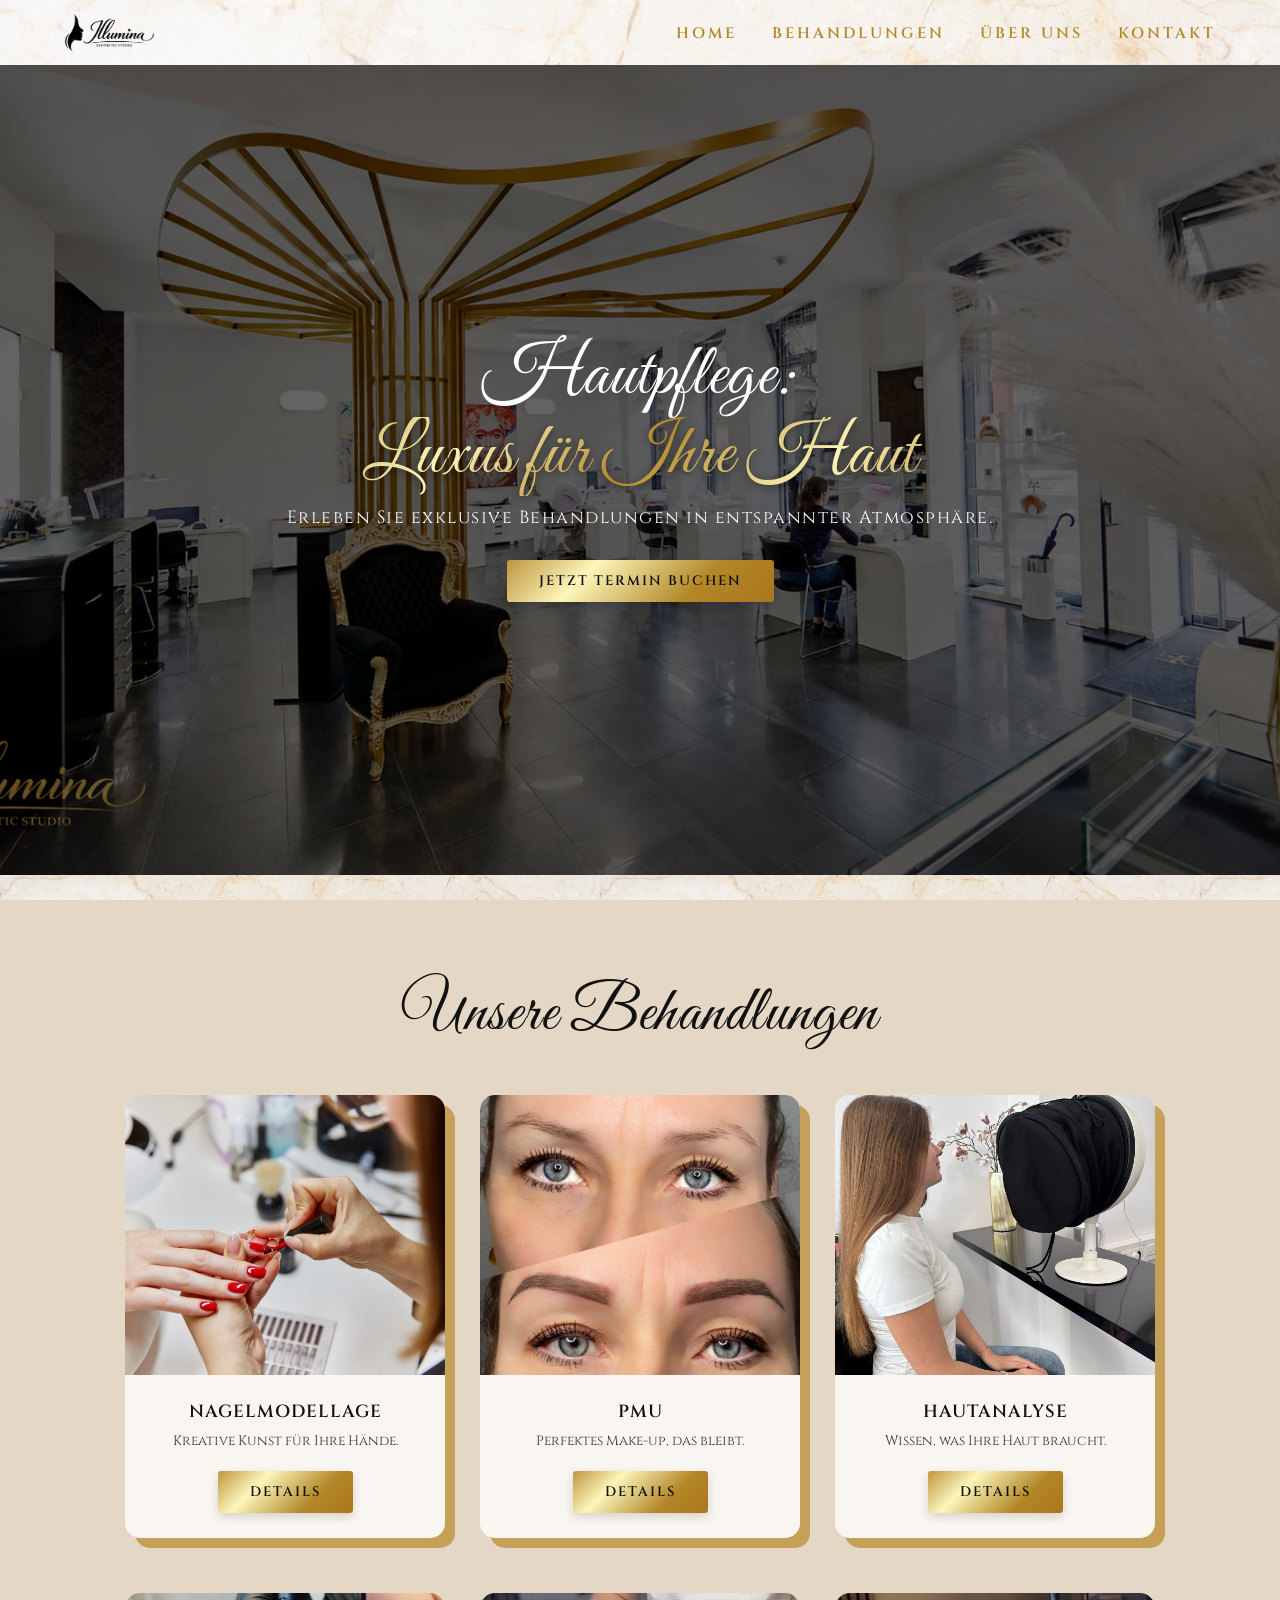
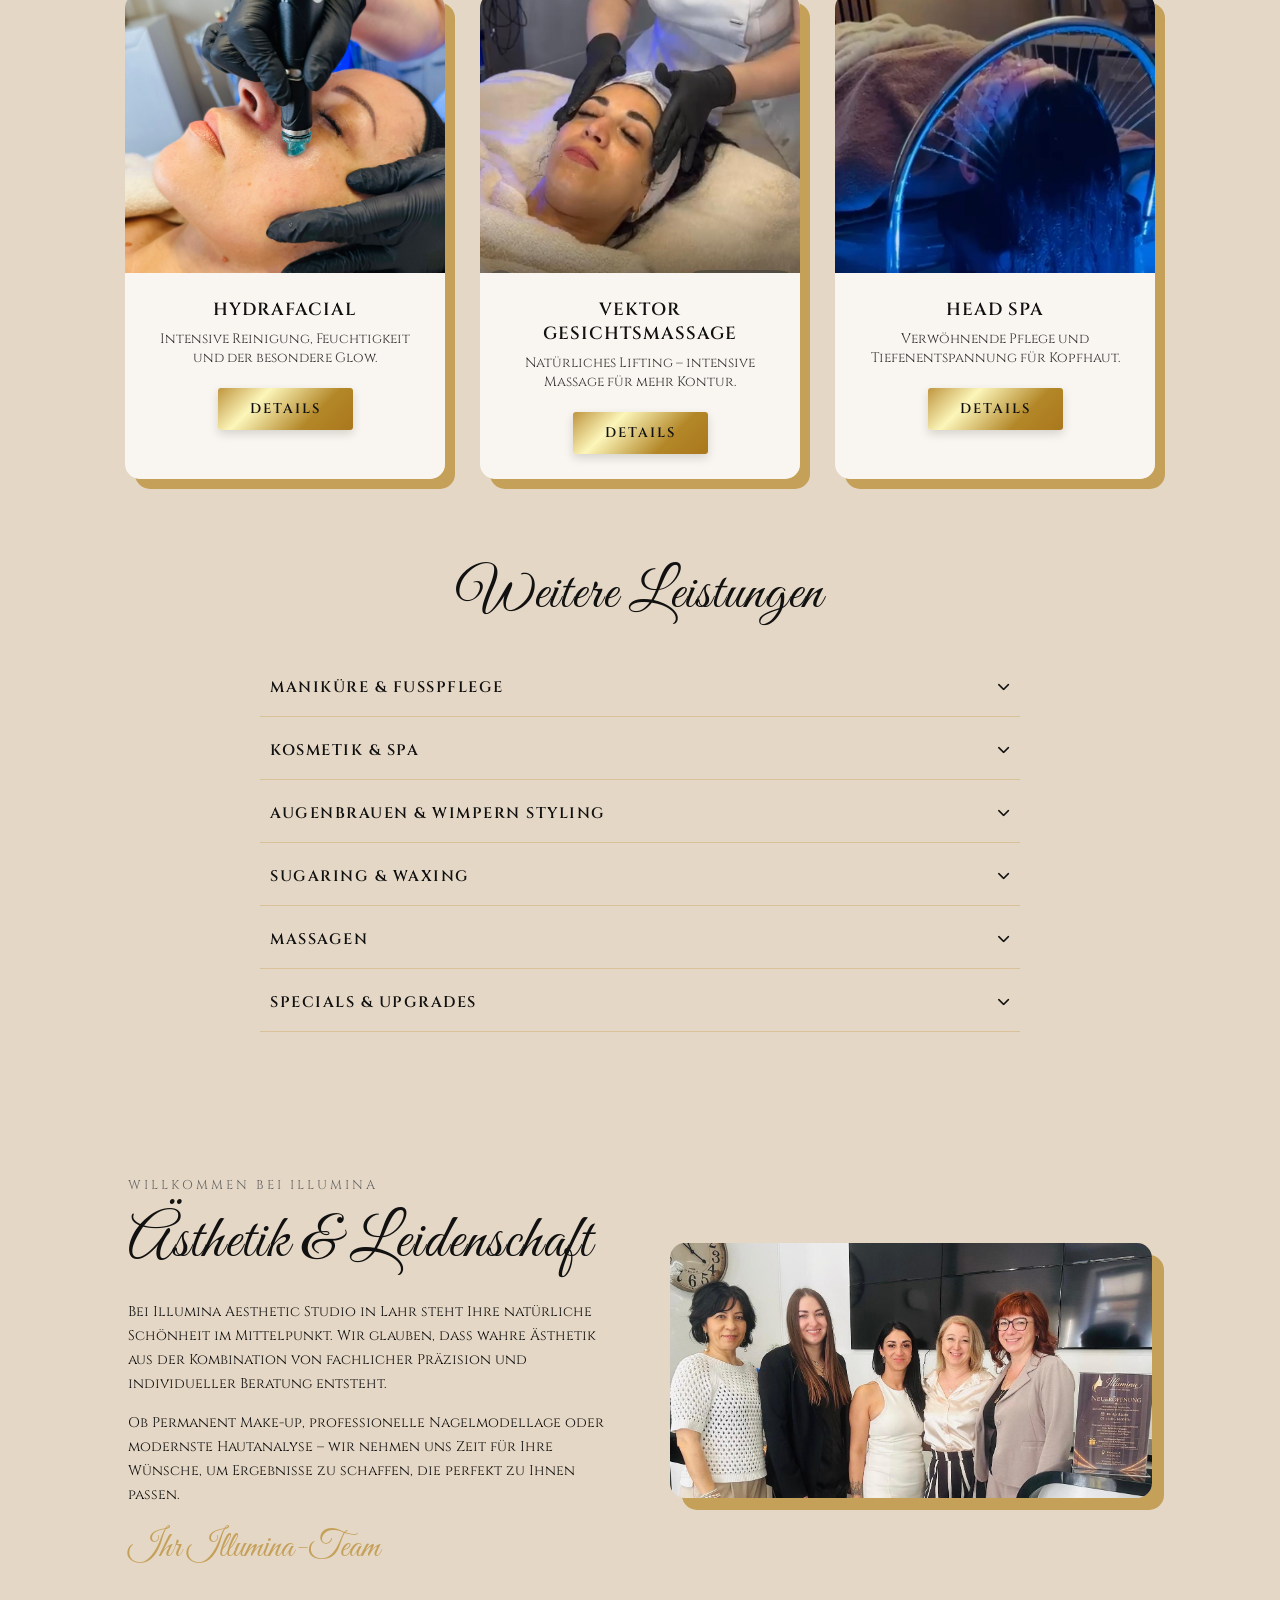
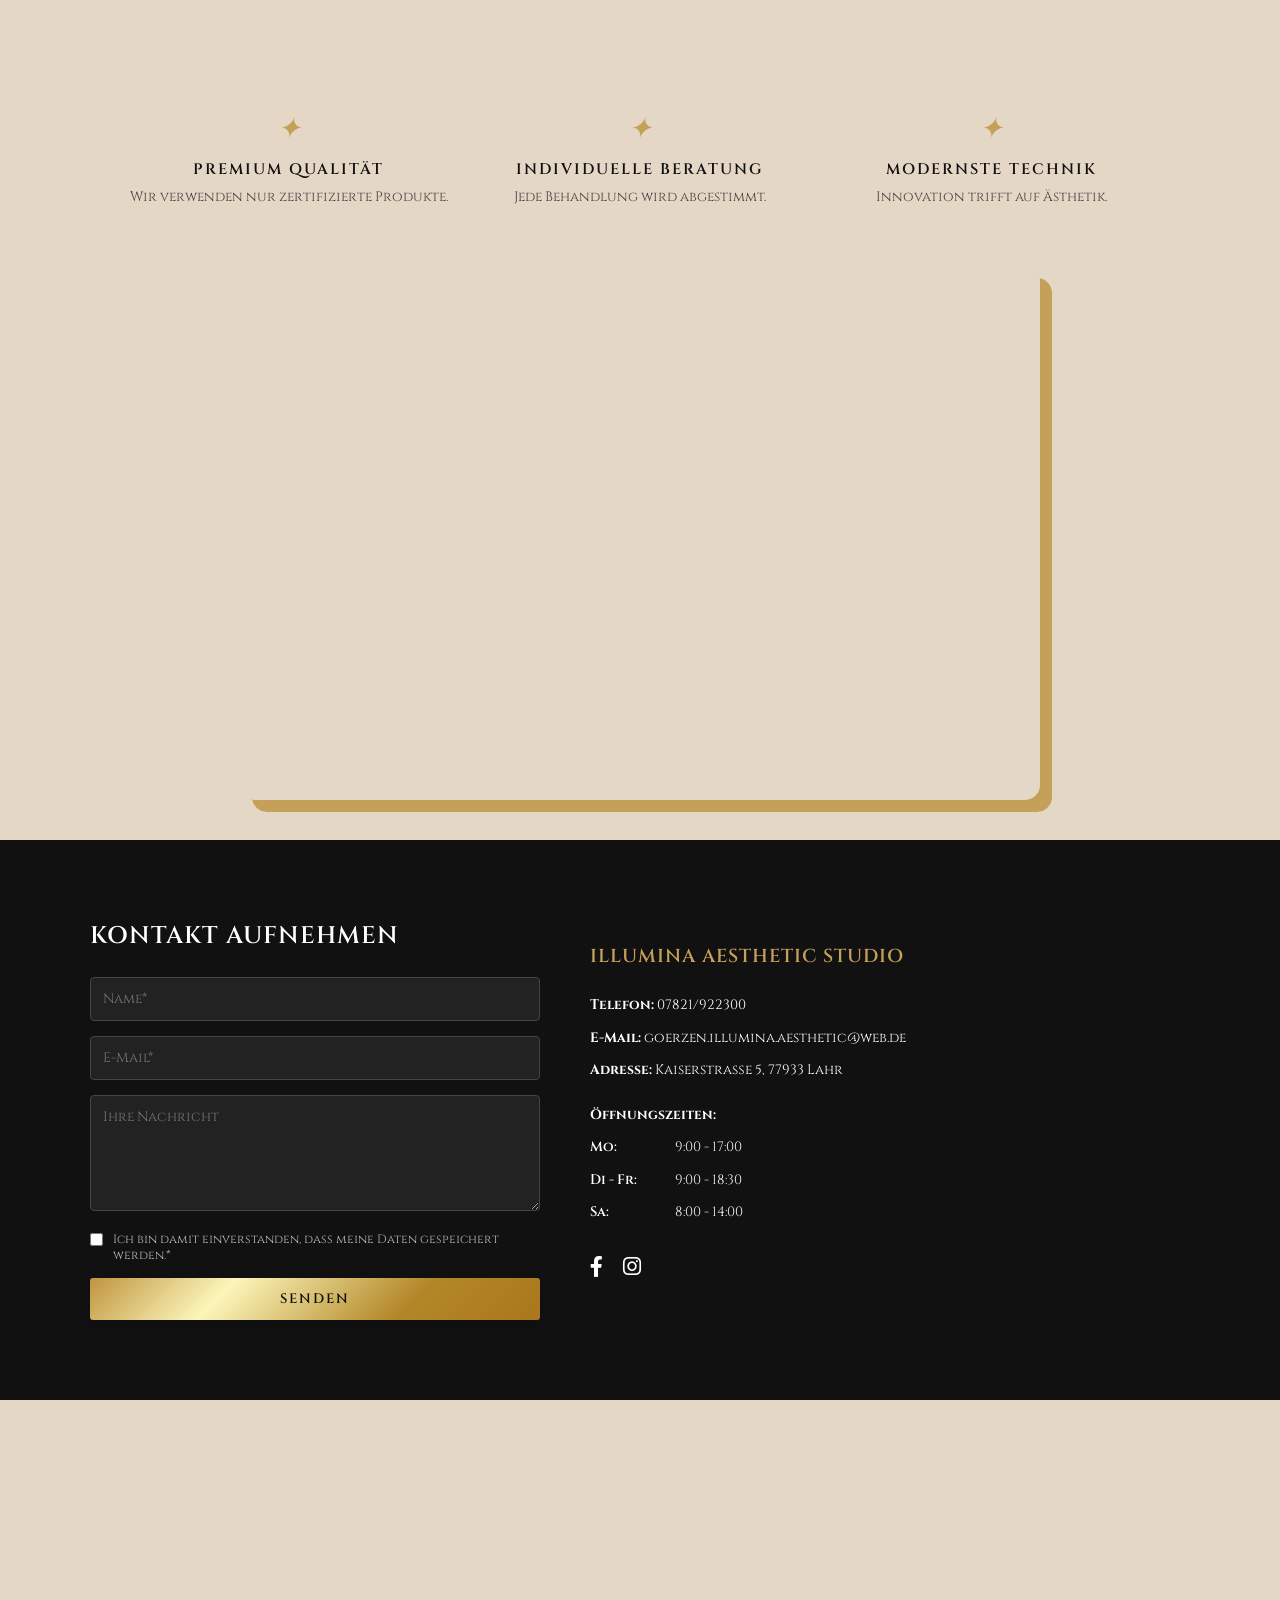
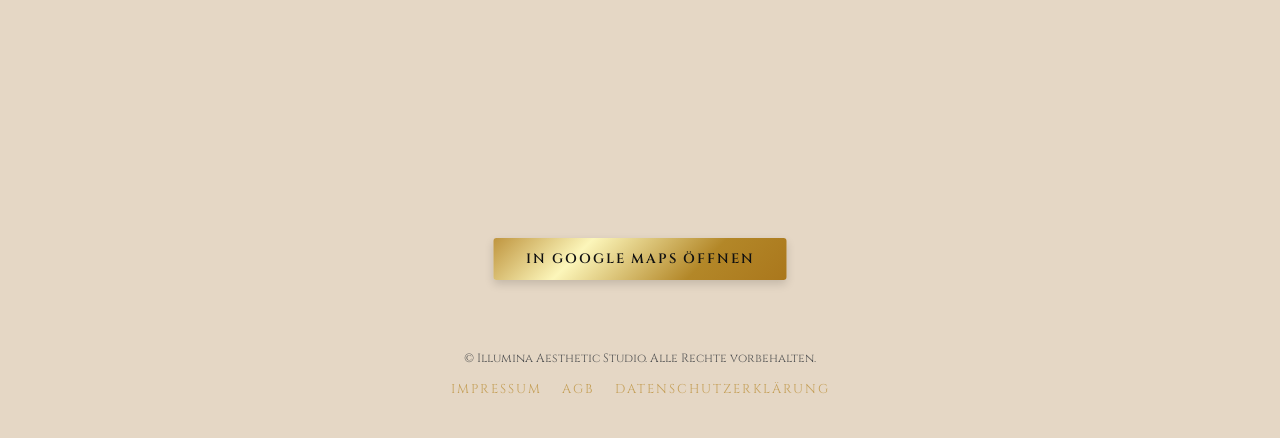
<file: index.html>
<!DOCTYPE html>
<html lang="de">
<head>
    <meta charset="UTF-8">
    <meta name="viewport" content="width=device-width, initial-scale=1.0">
    <title>Illumina Aesthetic Studio</title>
    <link rel="stylesheet" href="https://cdnjs.cloudflare.com/ajax/libs/font-awesome/6.0.0/css/all.min.css">
    <link href="https://fonts.googleapis.com/css2?family=Montserrat:wght@300;400;600&family=Great+Vibes&family=Cinzel:wght@600&family=Playfair+Display:wght@700&display=swap" rel="stylesheet">
    <link rel="stylesheet" href="style.css">
    <meta name="format-detection" content="telephone=no">
</head>
<body>

<header class="main-header">
    <div class="logo">
        <a href="#">
            <img src="LOGO.png" alt="Illumina Aesthetic Studio">
        </a>
    </div>
    <nav>
        <ul>
            <li><a href="#">Home</a></li>
            <li><a href="#services">Behandlungen</a></li>
            <li><a href="#about">Über uns</a></li>
            <li><a href="#kontakt">Kontakt</a></li>
        </ul>
    </nav>
</header>
    <section class="hero">
        <div class="hero-content">
            <h1>Hautpflege: <br><span>Luxus für Ihre Haut</span></h1>
            <p>Erleben Sie exklusive Behandlungen in entspannter Atmosphäre.</p>
            <a href="https://connect.shore.com/bookings/illumina-aesthetic-studio/services?locale=de" target="_blank" class="btn-gold">Jetzt Termin buchen</a>
        </div>
    </section>

    <section id="services" class="services">
        <h2>Unsere Behandlungen</h2>
        
        <div class="card-container">
            <div class="card">
                <div class="card-img" style="background-image: url('Nägel.jpg')"></div>
                <div class="card-content">
                    <h3>Nagelmodellage</h3>
                    <p>Kreative Kunst für Ihre Hände.</p>
                    <button type="button" onclick="openModal('details-nagel')" class="btn">Details</button>
                </div>
            </div>

            <div class="card">
                <div class="card-img" style="background-image: url('PMU.jpg')"></div>
                <div class="card-content">
                    <h3>PMU</h3>
                    <p>Perfektes Make-up, das bleibt.</p>
                    <button type="button" onclick="openModal('details-pmu')" class="btn">Details</button>
                </div>
            </div>

            <div class="card">
                <div class="card-img" style="background-image: url('Hautanalyse1.jpeg')"></div>
                <div class="card-content">
                    <h3>Hautanalyse</h3>
                    <p>Wissen, was Ihre Haut braucht.</p>
                    <button type="button" onclick="openModal('details-haut')" class="btn">Details</button>
                </div>
            </div>

            <div class="card">
                <div class="card-img" style="background-image: url('Hydrafacial.jpeg')"></div>
                <div class="card-content">
                    <h3>Hydrafacial</h3>
                    <p>Intensive Reinigung, Feuchtigkeit und der besondere Glow.</p>
                    <button type="button" onclick="openModal('details-hydrafacial')" class="btn">Details</button>
                </div>
            </div>

            <div class="card">
                <div class="card-img" style="background-image: url('Vektormassage.jpeg')"></div>
                <div class="card-content">
                    <h3>Vektor Gesichtsmassage</h3>
                    <p>Natürliches Lifting – intensive Massage für mehr Kontur.</p>
                    <button type="button" onclick="openModal('details-vektor')" class="btn">Details</button>
                </div>
            </div>

            <div class="card">
                <div class="card-img" style="background-image: url('Headspa1.jpeg')"></div>
                <div class="card-content">
                    <h3>Head Spa</h3>
                    <p>Verwöhnende Pflege und Tiefenentspannung für Kopfhaut.</p>
                    <button type="button" onclick="openModal('details-headspa')" class="btn">Details</button>
                </div>
            </div>
        </div>

        <div class="services-accordion">
            <h3 class="accordion-title">Weitere Leistungen</h3>
            
            <div class="accordion-item">
                <button type="button" class="accordion-header">Maniküre & Fußpflege <i class="fas fa-chevron-down"></i></button>
                <div class="accordion-content">
                    <p>• Klassische & Wellness Maniküre<br>• Fachgerechte Fußpflege & Hornhautentfernung<br>• Entspannende Hand- und Fußmassagen</p>
                </div>
            </div>

            <div class="accordion-item">
                <button type="button" class="accordion-header">Kosmetik & SPA <i class="fas fa-chevron-down"></i></button>
                <div class="accordion-content">
                    <p>• Individuelle Gesichtsbehandlungen<br>• Intensive Wirkstoff-Masken & Peelings<br>• Dekolleté-Pflege & Nackenmassage</p>
                </div>
            </div>

            <div class="accordion-item">
                <button type="button" class="accordion-header">Augenbrauen & Wimpern Styling <i class="fas fa-chevron-down"></i></button>
                <div class="accordion-content">
                    <p>• Wimpern- & Brow-Lifting (Laminierung)<br>• Professionelles Färben & Zupfen<br>• Individuelle Formberatung (Mapping)</p>
                </div>
            </div>

            <div class="accordion-item">
                <button type="button" class="accordion-header">Sugaring & Waxing <i class="fas fa-chevron-down"></i></button>
                <div class="accordion-content">
                    <p>• Sanfte Haarentfernung mit Zuckerpaste oder Wachs<br>• Für Beine, Arme, Gesicht und empfindliche Zonen<br>• Hautberuhigende Nachpflege</p>
                </div>
            </div>

            <div class="accordion-item">
                <button type="button" class="accordion-header">Massagen <i class="fas fa-chevron-down"></i></button>
                <div class="accordion-content">
                    <p>• Entspannende Ganzkörper- oder Teilmassagen<br>• Aromaöl-Behandlungen für die Sinne<br>• Stressabbau und Lockerung der Muskulatur</p>
                </div>
            </div>

            <div class="accordion-item">
                <button type="button" class="accordion-header">Specials & Upgrades <i class="fas fa-chevron-down"></i></button>
                <div class="accordion-content">
                    <p>• Spezialmasken & Wirkstoffampullen<br>• Kleine Extras für Augen & Lippen während der Behandlung</p>
                </div>
            </div>
        </div>
    </section>

    <section id="about" class="about-section">
        <div class="about-container">
            <div class="about-text">
                <span class="subtitle">Willkommen bei Illumina</span>
                <h2>Ästhetik & Leidenschaft</h2>
                <p>Bei Illumina Aesthetic Studio in Lahr steht Ihre natürliche Schönheit im Mittelpunkt. Wir glauben, dass wahre Ästhetik aus der Kombination von fachlicher Präzision und individueller Beratung entsteht.</p>
                <p>Ob Permanent Make-up, professionelle Nagelmodellage oder modernste Hautanalyse – wir nehmen uns Zeit für Ihre Wünsche, um Ergebnisse zu schaffen, die perfekt zu Ihnen passen.</p>
                <div class="signature">Ihr Illumina-Team</div>
            </div>
         <div class="about-mood-image">
    <img src="Team.jpeg" alt="Studio Atmosphäre">
</div>
    </section>

    <section class="features-divider">
        <div class="feature"><i class="icon">✦</i><h3>Premium Qualität</h3><p>Wir verwenden nur zertifizierte Produkte.</p></div>
        <div class="feature"><i class="icon">✦</i><h3>Individuelle Beratung</h3><p>Jede Behandlung wird abgestimmt.</p></div>
        <div class="feature"><i class="icon">✦</i><h3>Modernste Technik</h3><p>Innovation trifft auf Ästhetik.</p></div>
    </section>

   








    







            <div class="stats-image">
                <video autoplay muted loop playsinline class="stats-video">
                    <source src="Studioaufnahme.mp4" type="video/mp4">
                    Ihr Browser unterstützt kein Video.
                </video>
            </div>
        </div>
    </section>

    <section id="kontakt" class="contact-section">
        <div class="contact-container">
            <form action="https://formsubmit.co/goerzen.illumina.aesthetic@web.de" method="POST" class="contact-form">
                <h2>Kontakt aufnehmen</h2>
                <input type="text" name="name" placeholder="Name*" required>
                <input type="email" name="email" placeholder="E-Mail*" required>
                <textarea name="message" placeholder="Ihre Nachricht" rows="5" required></textarea>
                <label class="privacy-check">
                    <input type="checkbox" name="privacy" required> 
                    Ich bin damit einverstanden, dass meine Daten gespeichert werden.*
                </label>
                <button type="submit" class="btn-gold">SENDEN</button>
            </form>

            <div class="contact-info">
    <h3>Illumina Aesthetic Studio</h3>
    <p><strong>Telefon:</strong> 07821/922300</p>
    <p><strong>E-Mail:</strong> goerzen.illumina.aesthetic@web.de</p>
    <p><strong>Adresse:</strong> Kaiserstraße 5, 77933 Lahr</p>
    
    <div class="hours-block">
        <p class="hours-title"><strong>Öffnungszeiten:</strong></p>
        <p class="hours-row"><span class="day">Mo:</span> <span class="time">9:00 - 17:00</span></p>
        <p class="hours-row"><span class="day">Di - Fr:</span> <span class="time">9:00 - 18:30</span></p>
        <p class="hours-row"><span class="day">Sa:</span> <span class="time">8:00 - 14:00</span></p>
    </div>

    <div class="social-links">
        <a href="#" target="_blank" aria-label="Facebook"><i class="fab fa-facebook-f"></i></a>
        <a href="https://www.instagram.com/illuminaaesthetic_studio/" target="_blank" aria-label="Instagram"><i class="fab fa-instagram"></i></a>
    </div>
</div>
    </section>

 <section id="location" class="map-section-full">
    <div class="map-container-full">
        <iframe 
            src="https://maps.google.com/maps?q=Kaiserstra%C3%9Fe%205%2C%2077933%20Lahr&t=&z=15&ie=UTF8&iwloc=&output=embed" 
            width="100%" 
            height="450" 
            style="border:0;" 
            allowfullscreen="" 
            loading="lazy"
            referrerpolicy="no-referrer-when-downgrade">
        </iframe>
        <a href="https://www.google.com/maps/dir/?api=1&destination=Kaiserstraße+5,77933+Lahr" target="_blank" class="map-overlay-button">
            In Google Maps öffnen
        </a>
    </div>
</section>

    <!-- Modals -->
    <div id="details-nagel" class="modal-overlay">
        <div class="modal-box">
            <span class="modal-close" onclick="closeModal('details-nagel')">&times;</span>
            <h3>NAGELMODELLAGE</h3>
            <p>Gepflegte Hände sind Ihre Visitenkarte.</p>
        </div>
    </div>

    <div id="details-pmu" class="modal-overlay">
        <div class="modal-box">
            <span class="modal-close" onclick="closeModal('details-pmu')">&times;</span>
            <h3>PERMANENT MAKE-UP</h3>
            <p>Wachen Sie jeden Morgen perfekt gestylt auf.</p>
        </div>
    </div>

    <div id="details-haut" class="modal-overlay">
        <div class="modal-box">
            <span class="modal-close" onclick="closeModal('details-haut')">&times;</span>
            <h3>HAUTANALYSE</h3>
            <p>Professionelle Analyse für Ihre optimale Hautpflege.</p>
        </div>
    </div>

    <div id="details-hydrafacial" class="modal-overlay">
        <div class="modal-box">
            <span class="modal-close" onclick="closeModal('details-hydrafacial')">&times;</span>
            <h3>HYDRAFACIAL</h3>
            <p>Tiefenreinigung und Pflege für einen strahlenden Teint.</p>
        </div>
    </div>

    <div id="details-vektor" class="modal-overlay">
        <div class="modal-box">
            <span class="modal-close" onclick="closeModal('details-vektor')">&times;</span>
            <h3>VEKTOR GESICHTSMASSAGE</h3>
            <p>Natürliches Lifting für definierte Konturen.</p>
        </div>
    </div>

    <div id="details-headspa" class="modal-overlay">
        <div class="modal-box">
            <span class="modal-close" onclick="closeModal('details-headspa')">&times;</span>
            <h3>HEAD SPA</h3>
            <p>Entspannung und Pflege für Kopfhaut und Geist.</p>
        </div>
    </div>

    <footer class="site-footer">
        <div class="footer-container">
            <p>&copy; Illumina Aesthetic Studio. Alle Rechte vorbehalten.</p>
            <div class="footer-links">
                <a href="impressum.html">Impressum</a>
                <a href="agb.html">AGB</a>
                <a href="datenschutz.html">Datenschutzerklärung</a>
            </div>
        </div>
    </footer>

    <script>
        // Modal Steuerung
        function openModal(id) {
            var modal = document.getElementById(id);
            if(modal) { 
                modal.style.display = 'flex'; 
                setTimeout(() => {
                    modal.style.opacity = '1'; 
                    modal.style.visibility = 'visible';
                }, 10);
            }
        }
        
        function closeModal(id) {
            var modal = document.getElementById(id);
            if(modal) { 
                modal.style.opacity = '0'; 
                modal.style.visibility = 'hidden';
                setTimeout(() => { modal.style.display = 'none'; }, 300);
            }
        }

        // Accordion Toggle Steuerung
        document.addEventListener('DOMContentLoaded', function() {
            const accHeaders = document.querySelectorAll('.accordion-header');
            accHeaders.forEach(header => {
                header.addEventListener('click', function() {
                    const item = this.parentElement;
                    item.classList.toggle('active');
                });
            });
        });
    </script>
</body>
</html>
</file>
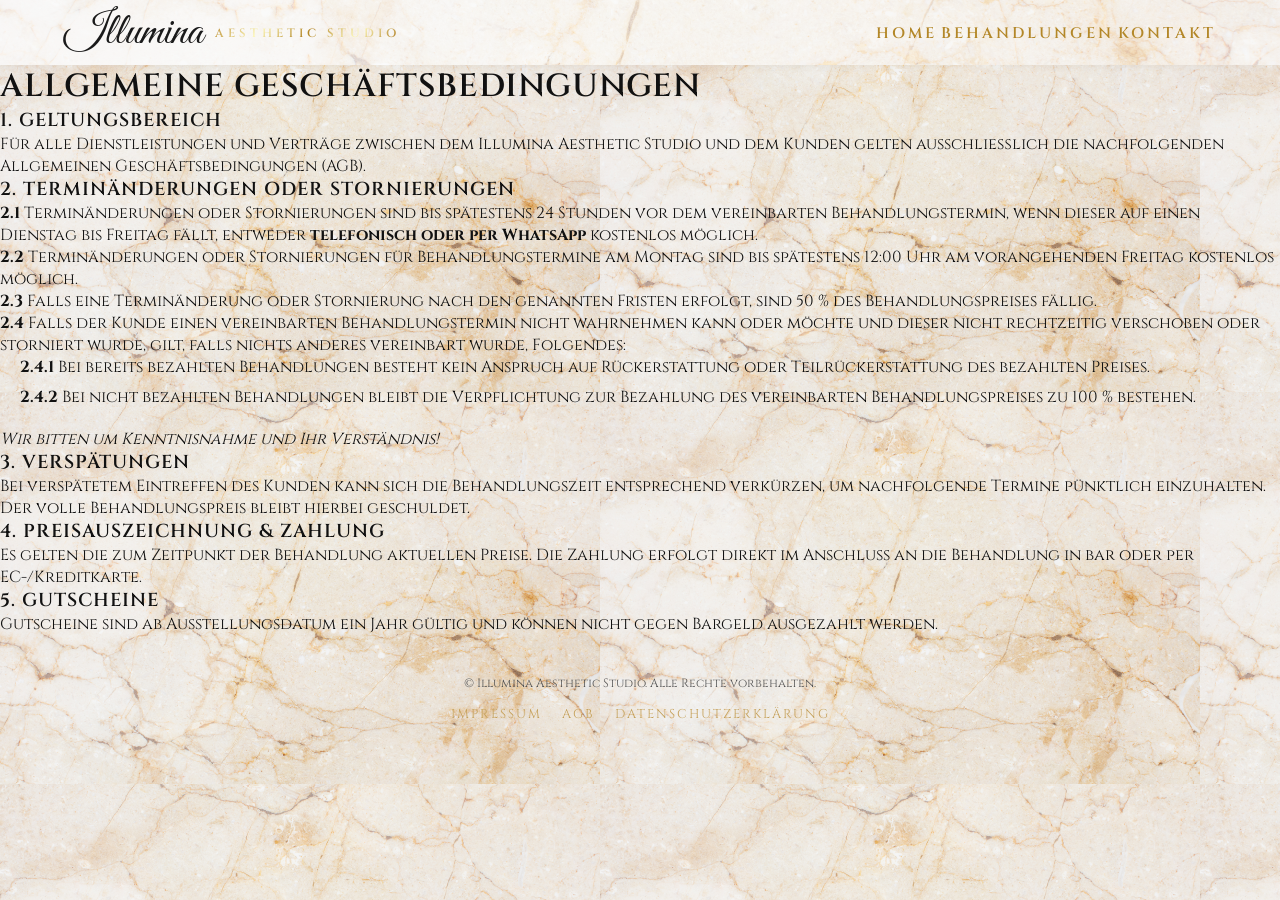
<file: agb.html>
<!DOCTYPE html>
<html lang="de">
<head>
    <meta charset="UTF-8">
    <meta name="viewport" content="width=device-width, initial-scale=1.0">
    <title>AGB - Illumina Aesthetic Studio</title>
    <link rel="stylesheet" href="style.css">
    <link href="https://fonts.googleapis.com/css2?family=Cinzel:wght@400;600&family=Great+Vibes&display=swap" rel="stylesheet">
</head>
<body>

    <!-- Header -->
    <header class="main-header">
        <div class="logo">
            <a href="index.html">Illumina <span>Aesthetic Studio</span></a>
        </div>
        <nav>
            <a href="index.html">Home</a>
            <a href="index.html#services">Behandlungen</a>
            <a href="index.html#contact">Kontakt</a>
        </nav>
    </header>

    <!-- Inhalt -->
    <main class="legal-container">
        <h1>Allgemeine Geschäftsbedingungen</h1>
        <div class="legal-content">
            <h3>1. Geltungsbereich</h3>
            <p>Für alle Dienstleistungen und Verträge zwischen dem Illumina Aesthetic Studio und dem Kunden gelten ausschließlich die nachfolgenden Allgemeinen Geschäftsbedingungen (AGB).</p>

            <h3>2. Terminänderungen oder Stornierungen</h3>
            <p><strong>2.1</strong> Terminänderungen oder Stornierungen sind bis spätestens 24 Stunden vor dem vereinbarten Behandlungstermin, wenn dieser auf einen Dienstag bis Freitag fällt, entweder <strong>telefonisch oder per WhatsApp</strong> kostenlos möglich.</p>

            <p><strong>2.2</strong> Terminänderungen oder Stornierungen für Behandlungstermine am Montag sind bis spätestens 12:00 Uhr am vorangehenden Freitag kostenlos möglich.</p>

            <p><strong>2.3</strong> Falls eine Terminänderung oder Stornierung nach den genannten Fristen erfolgt, sind 50 % des Behandlungspreises fällig.</p>

            <p><strong>2.4</strong> Falls der Kunde einen vereinbarten Behandlungstermin nicht wahrnehmen kann oder möchte und dieser nicht rechtzeitig verschoben oder storniert wurde, gilt, falls nichts anderes vereinbart wurde, Folgendes:</p>
            <ul style="list-style-type: none; padding-left: 20px;">
                <li style="margin-bottom: 8px;"><strong>2.4.1</strong> Bei bereits bezahlten Behandlungen besteht kein Anspruch auf Rückerstattung oder Teilrückerstattung des bezahlten Preises.</li>
                <li><strong>2.4.2</strong> Bei nicht bezahlten Behandlungen bleibt die Verpflichtung zur Bezahlung des vereinbarten Behandlungspreises zu 100 % bestehen.</li>
            </ul>

            <p style="margin-top: 20px; font-style: italic;">Wir bitten um Kenntnisnahme und Ihr Verständnis!</p>

            <h3>3. Verspätungen</h3>
            <p>Bei verspätetem Eintreffen des Kunden kann sich die Behandlungszeit entsprechend verkürzen, um nachfolgende Termine pünktlich einzuhalten. Der volle Behandlungspreis bleibt hierbei geschuldet.</p>

            <h3>4. Preisauszeichnung & Zahlung</h3>
            <p>Es gelten die zum Zeitpunkt der Behandlung aktuellen Preise. Die Zahlung erfolgt direkt im Anschluss an die Behandlung in bar oder per EC-/Kreditkarte.</p>

            <h3>5. Gutscheine</h3>
            <p>Gutscheine sind ab Ausstellungsdatum ein Jahr gültig und können nicht gegen Bargeld ausgezahlt werden.</p>
        </div>
    </main>

    <!-- Footer -->
    <footer class="site-footer">
        <div class="footer-container">
            <p>&copy; Illumina Aesthetic Studio. Alle Rechte vorbehalten.</p>
            <div class="footer-links">
                <a href="impressum.html">Impressum</a>
                <a href="agb.html">AGB</a>
                <a href="datenschutz.html">Datenschutzerklärung</a>
            </div>
        </div>
    </footer>

</body>
</html>
</file>
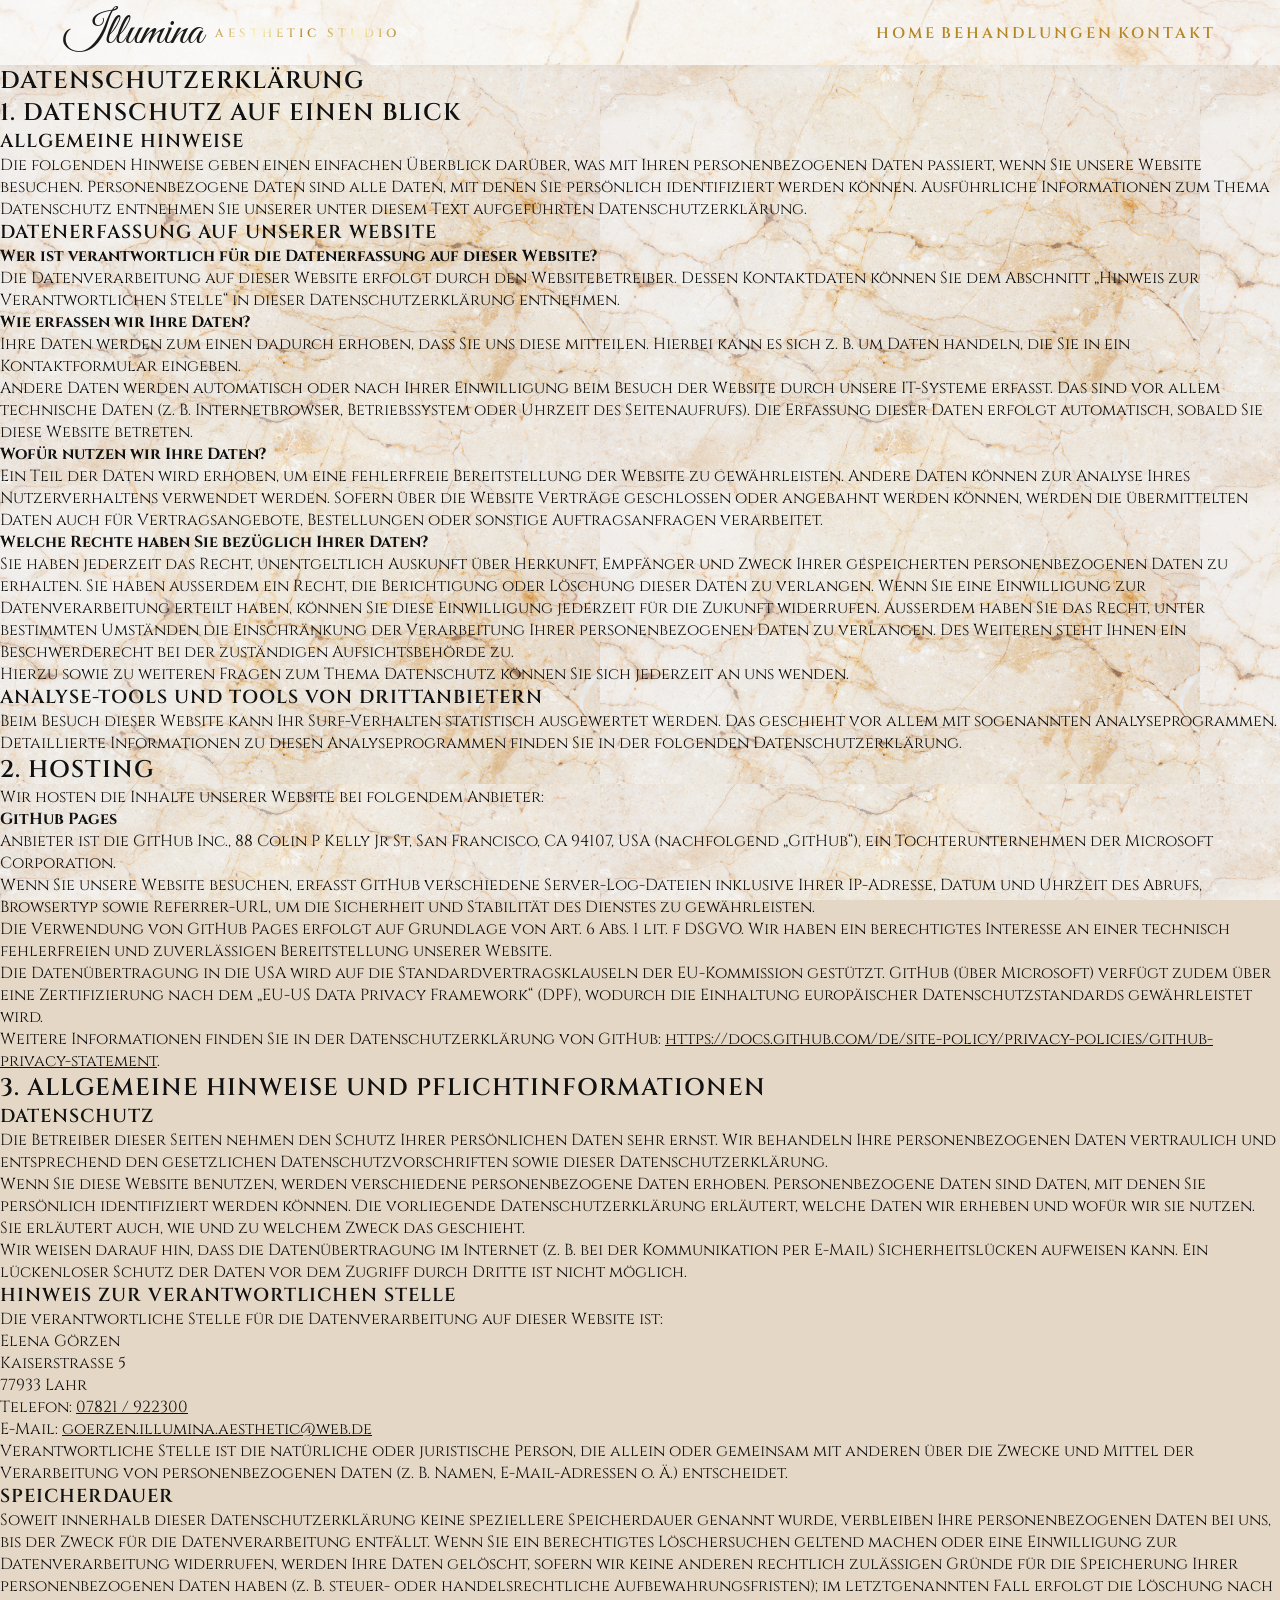
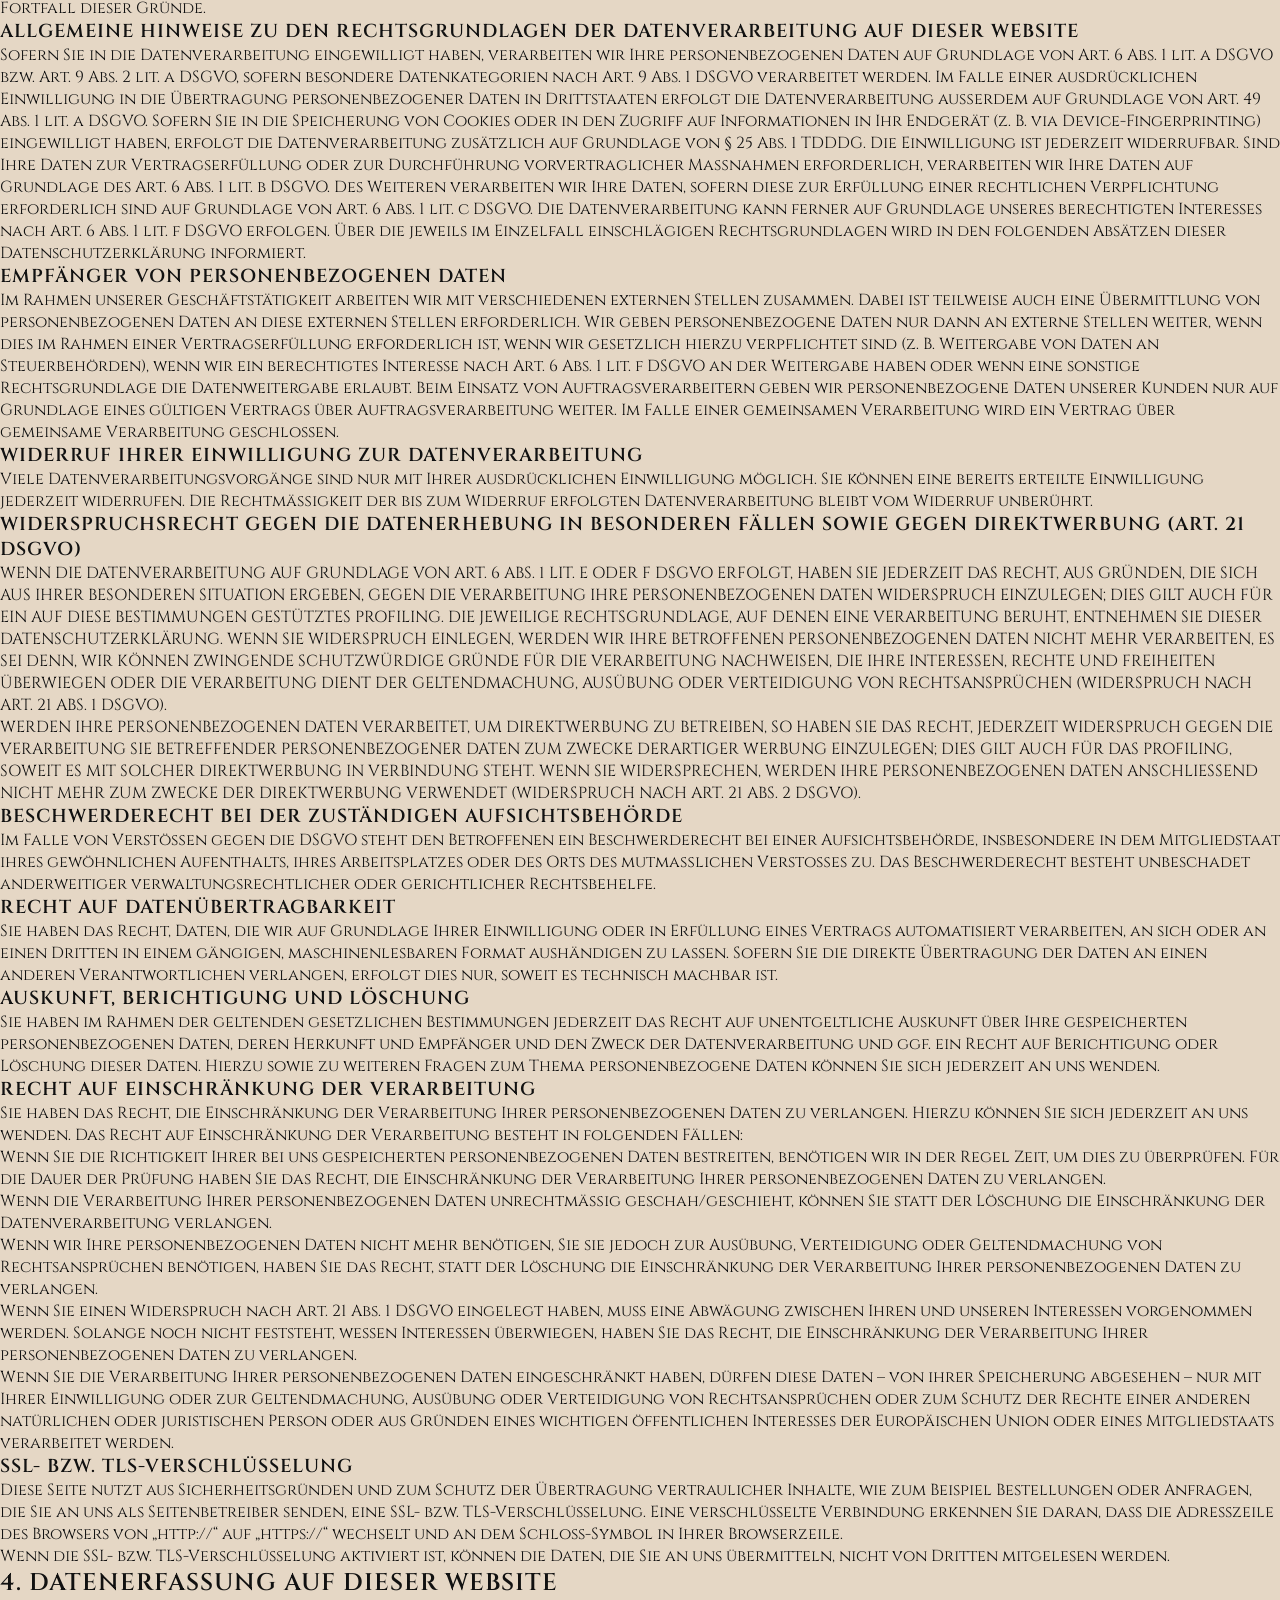
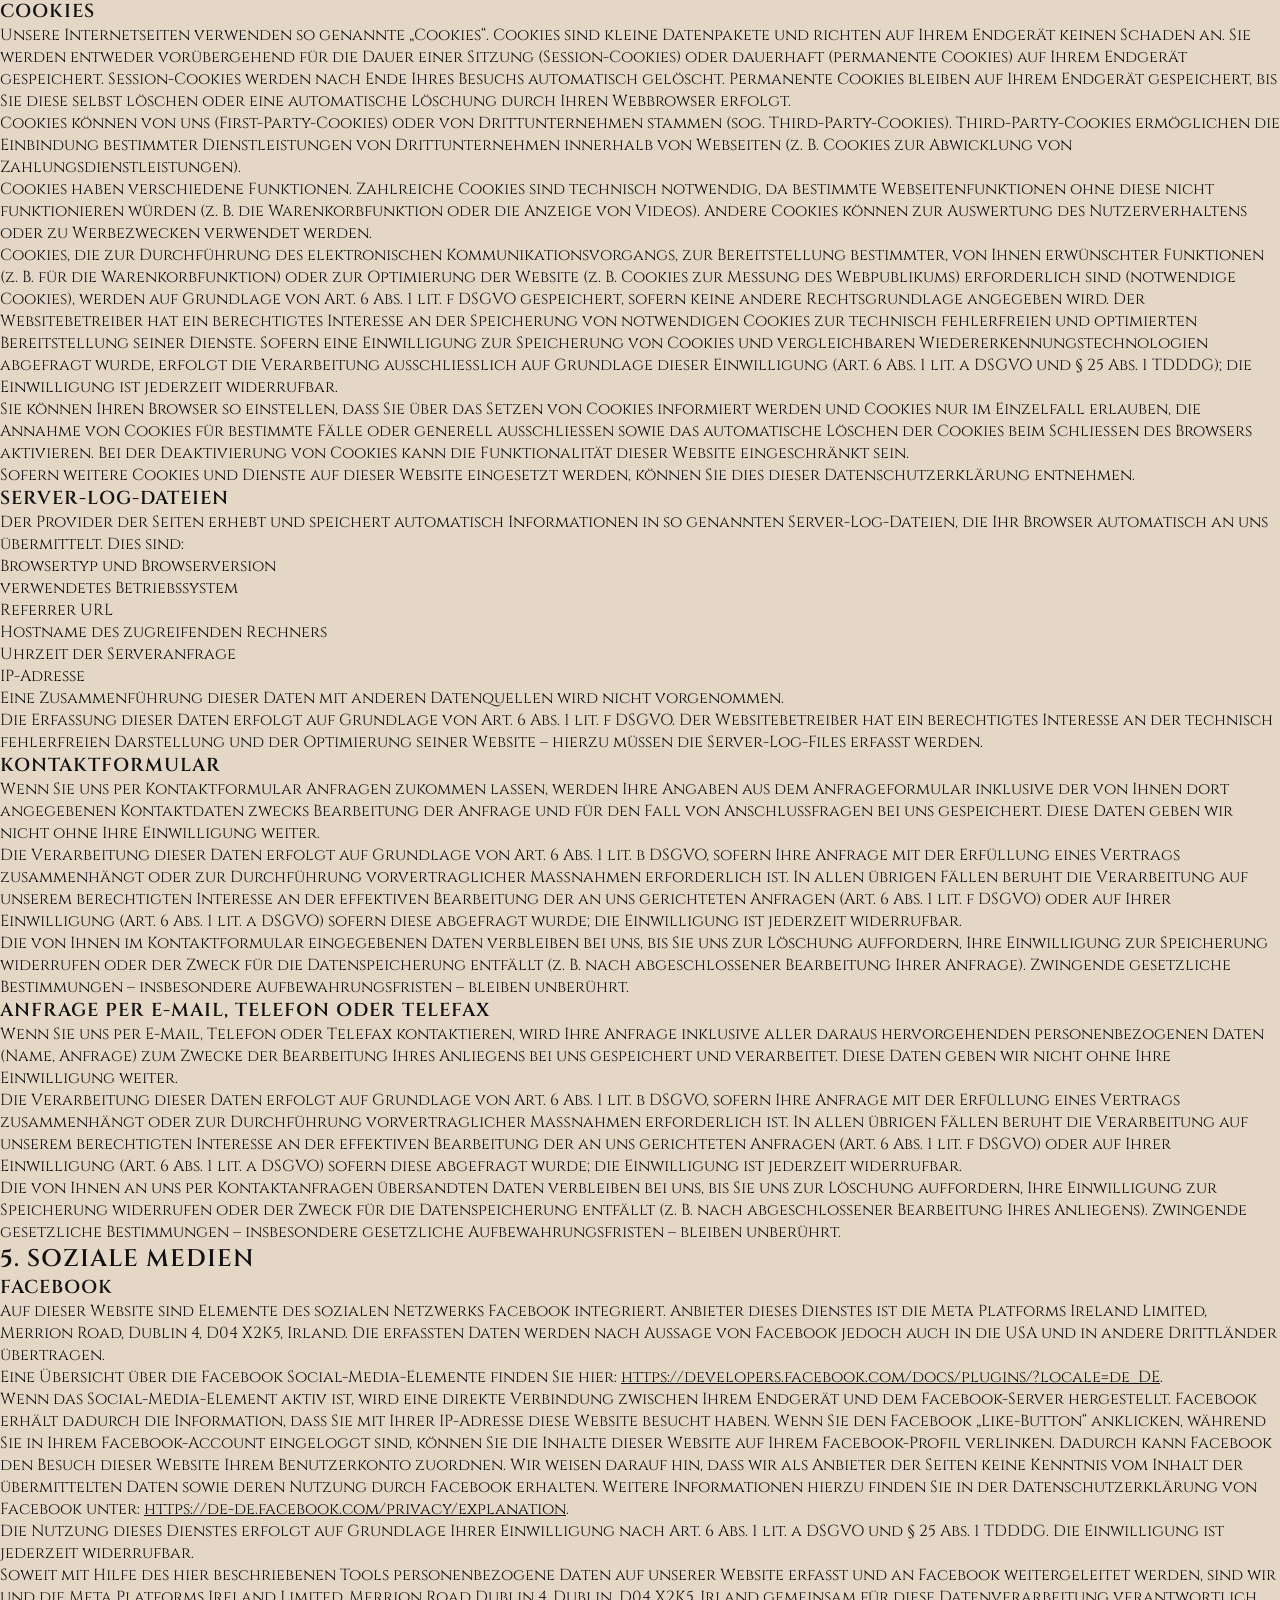
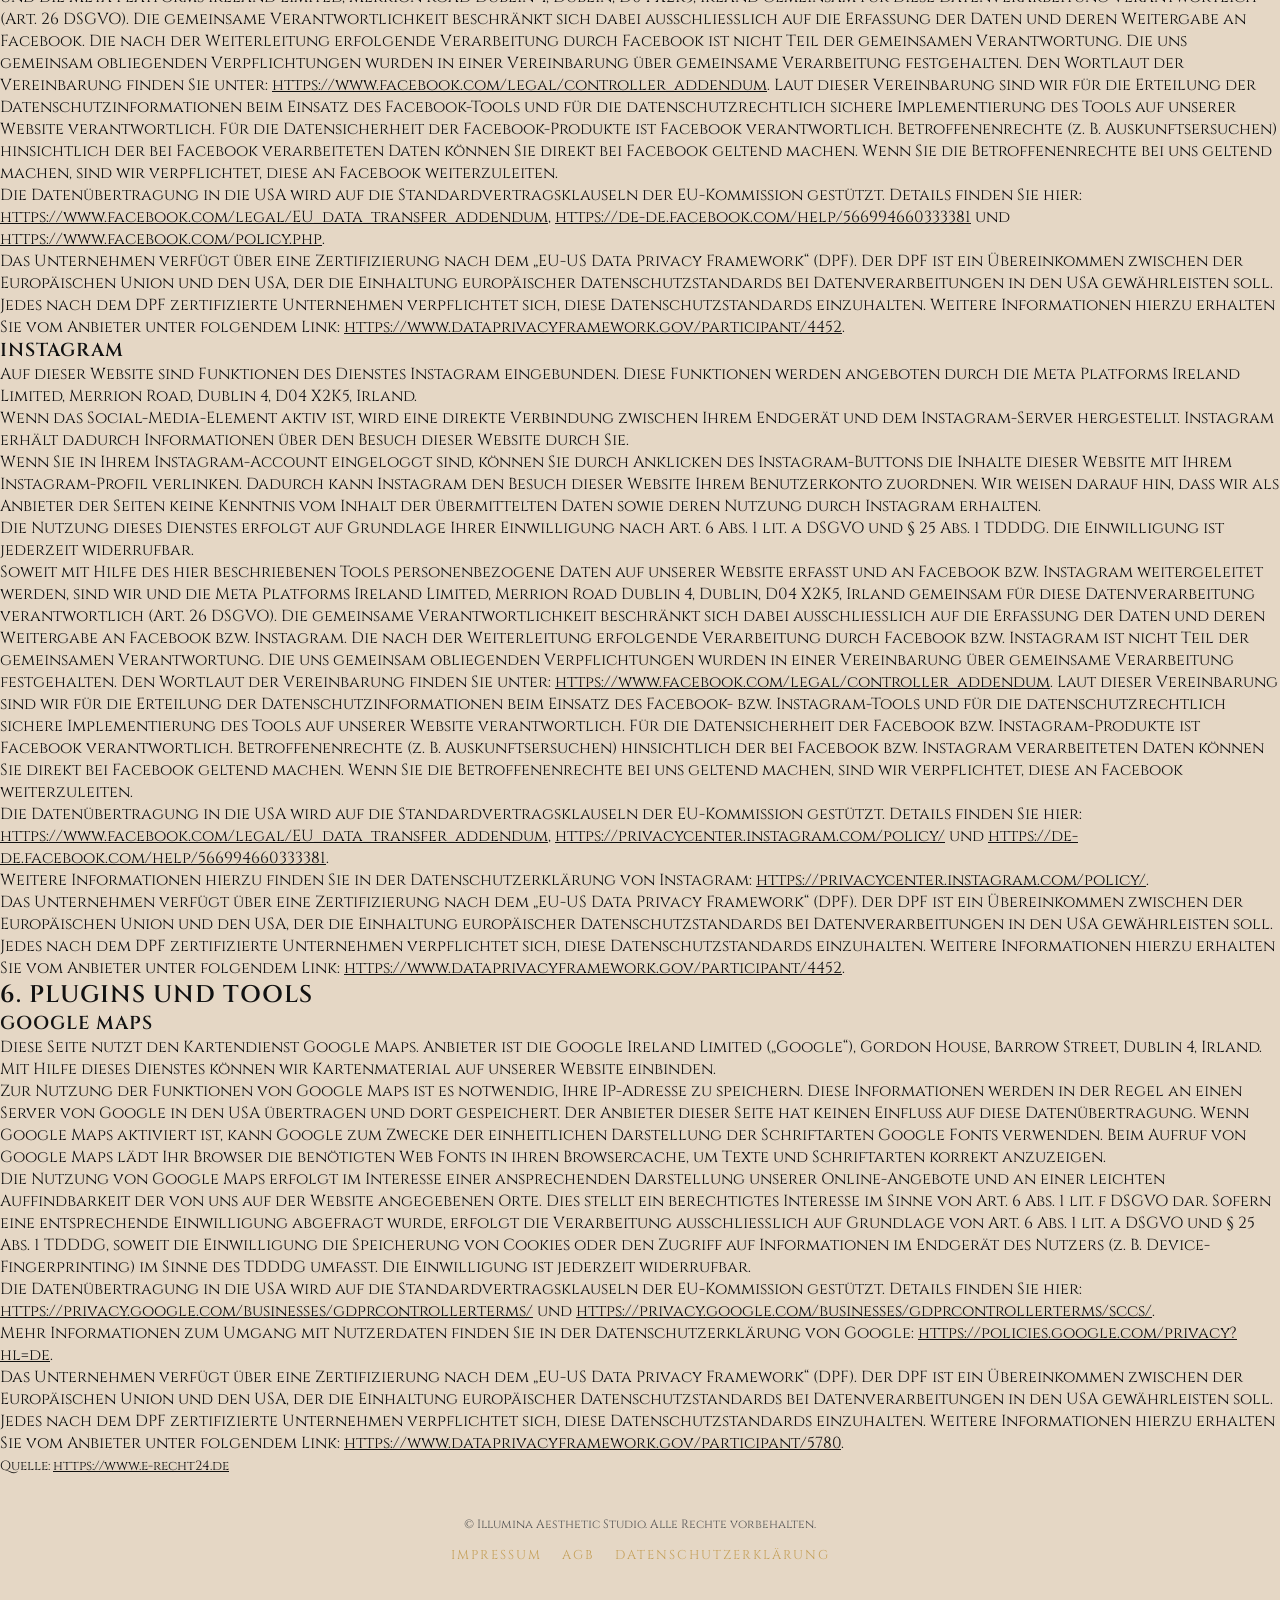
<file: datenschutz.html>
<!DOCTYPE html>
<html lang="de">
<head>
    <meta charset="UTF-8">
    <meta name="viewport" content="width=device-width, initial-scale=1.0">
    <title>Datenschutzerklärung - Illumina Aesthetic Studio</title>
    <link rel="stylesheet" href="style.css">
    <link href="https://fonts.googleapis.com/css2?family=Cinzel:wght@400;600&family=Great+Vibes&display=swap" rel="stylesheet">
</head>
<body>

    <!-- Header -->
    <header class="main-header">
        <div class="logo">
            <a href="index.html">Illumina <span>Aesthetic Studio</span></a>
        </div>
        <nav>
            <a href="index.html">Home</a>
            <a href="index.html#services">Behandlungen</a>
            <a href="index.html#contact">Kontakt</a>
        </nav>
    </header>

    <main>
        <section id="datenschutz" class="impressum-box">
            <h1>Datenschutzerklärung</h1>

            <h2>1. Datenschutz auf einen Blick</h2>
            <h3>Allgemeine Hinweise</h3>
            <p>Die folgenden Hinweise geben einen einfachen Überblick darüber, was mit Ihren personenbezogenen Daten passiert, wenn Sie unsere Website besuchen. Personenbezogene Daten sind alle Daten, mit denen Sie persönlich identifiziert werden können. Ausführliche Informationen zum Thema Datenschutz entnehmen Sie unserer unter diesem Text aufgeführten Datenschutzerklärung.</p>

            <h3>Datenerfassung auf unserer Website</h3>
            <p><strong>Wer ist verantwortlich für die Datenerfassung auf dieser Website?</strong><br>
            Die Datenverarbeitung auf dieser Website erfolgt durch den Websitebetreiber. Dessen Kontaktdaten können Sie dem Abschnitt „Hinweis zur Verantwortlichen Stelle“ in dieser Datenschutzerklärung entnehmen.</p>

            <p><strong>Wie erfassen wir Ihre Daten?</strong><br>
            Ihre Daten werden zum einen dadurch erhoben, dass Sie uns diese mitteilen. Hierbei kann es sich z. B. um Daten handeln, die Sie in ein Kontaktformular eingeben.<br>
            Andere Daten werden automatisch oder nach Ihrer Einwilligung beim Besuch der Website durch unsere IT-Systeme erfasst. Das sind vor allem technische Daten (z. B. Internetbrowser, Betriebssystem oder Uhrzeit des Seitenaufrufs). Die Erfassung dieser Daten erfolgt automatisch, sobald Sie diese Website betreten.</p>

            <p><strong>Wofür nutzen wir Ihre Daten?</strong><br>
            Ein Teil der Daten wird erhoben, um eine fehlerfreie Bereitstellung der Website zu gewährleisten. Andere Daten können zur Analyse Ihres Nutzerverhaltens verwendet werden. Sofern über die Website Verträge geschlossen oder angebahnt werden können, werden die übermittelten Daten auch für Vertragsangebote, Bestellungen oder sonstige Auftragsanfragen verarbeitet.</p>

            <p><strong>Welche Rechte haben Sie bezüglich Ihrer Daten?</strong><br>
            Sie haben jederzeit das Recht, unentgeltlich Auskunft über Herkunft, Empfänger und Zweck Ihrer gespeicherten personenbezogenen Daten zu erhalten. Sie haben außerdem ein Recht, die Berichtigung oder Löschung dieser Daten zu verlangen. Wenn Sie eine Einwilligung zur Datenverarbeitung erteilt haben, können Sie diese Einwilligung jederzeit für die Zukunft widerrufen. Außerdem haben Sie das Recht, unter bestimmten Umständen die Einschränkung der Verarbeitung Ihrer personenbezogenen Daten zu verlangen. Des Weiteren steht Ihnen ein Beschwerderecht bei der zuständigen Aufsichtsbehörde zu.<br>
            Hierzu sowie zu weiteren Fragen zum Thema Datenschutz können Sie sich jederzeit an uns wenden.</p>

            <h3>Analyse-Tools und Tools von Drittanbietern</h3>
            <p>Beim Besuch dieser Website kann Ihr Surf-Verhalten statistisch ausgewertet werden. Das geschieht vor allem mit sogenannten Analyseprogrammen. Detaillierte Informationen zu diesen Analyseprogrammen finden Sie in der folgenden Datenschutzerklärung.</p>

            <h2>2. Hosting</h2>
            <p>Wir hosten die Inhalte unserer Website bei folgendem Anbieter:</p>
            <p><strong>GitHub Pages</strong><br>
            Anbieter ist die GitHub Inc., 88 Colin P Kelly Jr St, San Francisco, CA 94107, USA (nachfolgend „GitHub“), ein Tochterunternehmen der Microsoft Corporation.</p>
            <p>Wenn Sie unsere Website besuchen, erfasst GitHub verschiedene Server-Log-Dateien inklusive Ihrer IP-Adresse, Datum und Uhrzeit des Abrufs, Browsertyp sowie Referrer-URL, um die Sicherheit und Stabilität des Dienstes zu gewährleisten.</p>
            <p>Die Verwendung von GitHub Pages erfolgt auf Grundlage von Art. 6 Abs. 1 lit. f DSGVO. Wir haben ein berechtigtes Interesse an einer technisch fehlerfreien und zuverlässigen Bereitstellung unserer Website.</p>
            <p>Die Datenübertragung in die USA wird auf die Standardvertragsklauseln der EU-Kommission gestützt. GitHub (über Microsoft) verfügt zudem über eine Zertifizierung nach dem „EU-US Data Privacy Framework“ (DPF), wodurch die Einhaltung europäischer Datenschutzstandards gewährleistet wird.</p>
            <p>Weitere Informationen finden Sie in der Datenschutzerklärung von GitHub: <a href="https://docs.github.com/de/site-policy/privacy-policies/github-privacy-statement" target="_blank" rel="noopener">https://docs.github.com/de/site-policy/privacy-policies/github-privacy-statement</a>.</p>

            <h2>3. Allgemeine Hinweise und Pflichtinformationen</h2>
            <h3>Datenschutz</h3>
            <p>Die Betreiber dieser Seiten nehmen den Schutz Ihrer persönlichen Daten sehr ernst. Wir behandeln Ihre personenbezogenen Daten vertraulich und entsprechend den gesetzlichen Datenschutzvorschriften sowie dieser Datenschutzerklärung.</p>
            <p>Wenn Sie diese Website benutzen, werden verschiedene personenbezogene Daten erhoben. Personenbezogene Daten sind Daten, mit denen Sie persönlich identifiziert werden können. Die vorliegende Datenschutzerklärung erläutert, welche Daten wir erheben und wofür wir sie nutzen. Sie erläutert auch, wie und zu welchem Zweck das geschieht.</p>
            <p>Wir weisen darauf hin, dass die Datenübertragung im Internet (z. B. bei der Kommunikation per E-Mail) Sicherheitslücken aufweisen kann. Ein lückenloser Schutz der Daten vor dem Zugriff durch Dritte ist nicht möglich.</p>

            <h3>Hinweis zur verantwortlichen Stelle</h3>
            <p>Die verantwortliche Stelle für die Datenverarbeitung auf dieser Website ist:</p>
            <p>
                Elena Görzen<br>
                Kaiserstraße 5<br>
                77933 Lahr<br>
                Telefon: <a href="tel:07821922300">07821 / 922300</a><br>
                E-Mail: <a href="mailto:goerzen.illumina.aesthetic@web.de">goerzen.illumina.aesthetic@web.de</a>
            </p>
            <p>Verantwortliche Stelle ist die natürliche oder juristische Person, die allein oder gemeinsam mit anderen über die Zwecke und Mittel der Verarbeitung von personenbezogenen Daten (z. B. Namen, E-Mail-Adressen o. Ä.) entscheidet.</p>

            <h3>Speicherdauer</h3>
            <p>Soweit innerhalb dieser Datenschutzerklärung keine speziellere Speicherdauer genannt wurde, verbleiben Ihre personenbezogenen Daten bei uns, bis der Zweck für die Datenverarbeitung entfällt. Wenn Sie ein berechtigtes Löschersuchen geltend machen oder eine Einwilligung zur Datenverarbeitung widerrufen, werden Ihre Daten gelöscht, sofern wir keine anderen rechtlich zulässigen Gründe für die Speicherung Ihrer personenbezogenen Daten haben (z. B. steuer- oder handelsrechtliche Aufbewahrungsfristen); im letztgenannten Fall erfolgt die Löschung nach Fortfall dieser Gründe.</p>

            <h3>Allgemeine Hinweise zu den Rechtsgrundlagen der Datenverarbeitung auf dieser Website</h3>
            <p>Sofern Sie in die Datenverarbeitung eingewilligt haben, verarbeiten wir Ihre personenbezogenen Daten auf Grundlage von Art. 6 Abs. 1 lit. a DSGVO bzw. Art. 9 Abs. 2 lit. a DSGVO, sofern besondere Datenkategorien nach Art. 9 Abs. 1 DSGVO verarbeitet werden. Im Falle einer ausdrücklichen Einwilligung in die Übertragung personenbezogener Daten in Drittstaaten erfolgt die Datenverarbeitung außerdem auf Grundlage von Art. 49 Abs. 1 lit. a DSGVO. Sofern Sie in die Speicherung von Cookies oder in den Zugriff auf Informationen in Ihr Endgerät (z. B. via Device-Fingerprinting) eingewilligt haben, erfolgt die Datenverarbeitung zusätzlich auf Grundlage von § 25 Abs. 1 TDDDG. Die Einwilligung ist jederzeit widerrufbar. Sind Ihre Daten zur Vertragserfüllung oder zur Durchführung vorvertraglicher Maßnahmen erforderlich, verarbeiten wir Ihre Daten auf Grundlage des Art. 6 Abs. 1 lit. b DSGVO. Des Weiteren verarbeiten wir Ihre Daten, sofern diese zur Erfüllung einer rechtlichen Verpflichtung erforderlich sind auf Grundlage von Art. 6 Abs. 1 lit. c DSGVO. Die Datenverarbeitung kann ferner auf Grundlage unseres berechtigten Interesses nach Art. 6 Abs. 1 lit. f DSGVO erfolgen. Über die jeweils im Einzelfall einschlägigen Rechtsgrundlagen wird in den folgenden Absätzen dieser Datenschutzerklärung informiert.</p>

            <h3>Empfänger von personenbezogenen Daten</h3>
            <p>Im Rahmen unserer Geschäftstätigkeit arbeiten wir mit verschiedenen externen Stellen zusammen. Dabei ist teilweise auch eine Übermittlung von personenbezogenen Daten an diese externen Stellen erforderlich. Wir geben personenbezogene Daten nur dann an externe Stellen weiter, wenn dies im Rahmen einer Vertragserfüllung erforderlich ist, wenn wir gesetzlich hierzu verpflichtet sind (z. B. Weitergabe von Daten an Steuerbehörden), wenn wir ein berechtigtes Interesse nach Art. 6 Abs. 1 lit. f DSGVO an der Weitergabe haben oder wenn eine sonstige Rechtsgrundlage die Datenweitergabe erlaubt. Beim Einsatz von Auftragsverarbeitern geben wir personenbezogene Daten unserer Kunden nur auf Grundlage eines gültigen Vertrags über Auftragsverarbeitung weiter. Im Falle einer gemeinsamen Verarbeitung wird ein Vertrag über gemeinsame Verarbeitung geschlossen.</p>

            <h3>Widerruf Ihrer Einwilligung zur Datenverarbeitung</h3>
            <p>Viele Datenverarbeitungsvorgänge sind nur mit Ihrer ausdrücklichen Einwilligung möglich. Sie können eine bereits erteilte Einwilligung jederzeit widerrufen. Die Rechtmäßigkeit der bis zum Widerruf erfolgten Datenverarbeitung bleibt vom Widerruf unberührt.</p>

            <h3>Widerspruchsrecht gegen die Datenerhebung in besonderen Fällen sowie gegen Direktwerbung (Art. 21 DSGVO)</h3>
            <p>WENN DIE DATENVERARBEITUNG AUF GRUNDLAGE VON ART. 6 ABS. 1 LIT. E ODER F DSGVO ERFOLGT, HABEN SIE JEDERZEIT DAS RECHT, AUS GRÜNDEN, DIE SICH AUS IHRER BESONDEREN SITUATION ERGEBEN, GEGEN DIE VERARBEITUNG IHRE PERSONENBEZOGENEN DATEN WIDERSPRUCH EINZULEGEN; DIES GILT AUCH FÜR EIN AUF DIESE BESTIMMUNGEN GESTÜTZTES PROFILING. DIE JEWEILIGE RECHTSGRUNDLAGE, AUF DENEN EINE VERARBEITUNG BERUHT, ENTNEHMEN SIE DIESER DATENSCHUTZERKLÄRUNG. WENN SIE WIDERSPRUCH EINLEGEN, WERDEN WIR IHRE BETROFFENEN PERSONENBEZOGENEN DATEN NICHT MEHR VERARBEITEN, ES SEI DENN, WIR KÖNNEN ZWINGENDE SCHUTZWÜRDIGE GRÜNDE FÜR DIE VERARBEITUNG NACHWEISEN, DIE IHRE INTERESSEN, RECHTE UND FREIHEITEN ÜBERWIEGEN ODER DIE VERARBEITUNG DIENT DER GELTENDMACHUNG, AUSÜBUNG ODER VERTEIDIGUNG VON RECHTSANSPRÜCHEN (WIDERSPRUCH NACH ART. 21 ABS. 1 DSGVO).</p>
            <p>WERDEN IHRE PERSONENBEZOGENEN DATEN VERARBEITET, UM DIREKTWERBUNG ZU BETREIBEN, SO HABEN SIE DAS RECHT, JEDERZEIT WIDERSPRUCH GEGEN DIE VERARBEITUNG SIE BETREFFENDER PERSONENBEZOGENER DATEN ZUM ZWECKE DERARTIGER WERBUNG EINZULEGEN; DIES GILT AUCH FÜR DAS PROFILING, SOWEIT ES MIT SOLCHER DIREKTWERBUNG IN VERBINDUNG STEHT. WENN SIE WIDERSPRECHEN, WERDEN IHRE PERSONENBEZOGENEN DATEN ANSCHLIESSEND NICHT MEHR ZUM ZWECKE DER DIREKTWERBUNG VERWENDET (WIDERSPRUCH NACH ART. 21 ABS. 2 DSGVO).</p>

            <h3>Beschwerderecht bei der zuständigen Aufsichtsbehörde</h3>
            <p>Im Falle von Verstößen gegen die DSGVO steht den Betroffenen ein Beschwerderecht bei einer Aufsichtsbehörde, insbesondere in dem Mitgliedstaat ihres gewöhnlichen Aufenthalts, ihres Arbeitsplatzes oder des Orts des mutmaßlichen Verstoßes zu. Das Beschwerderecht besteht unbeschadet anderweitiger verwaltungsrechtlicher oder gerichtlicher Rechtsbehelfe.</p>

            <h3>Recht auf Datenübertragbarkeit</h3>
            <p>Sie haben das Recht, Daten, die wir auf Grundlage Ihrer Einwilligung oder in Erfüllung eines Vertrags automatisiert verarbeiten, an sich oder an einen Dritten in einem gängigen, maschinenlesbaren Format aushändigen zu lassen. Sofern Sie die direkte Übertragung der Daten an einen anderen Verantwortlichen verlangen, erfolgt dies nur, soweit es technisch machbar ist.</p>

            <h3>Auskunft, Berichtigung und Löschung</h3>
            <p>Sie haben im Rahmen der geltenden gesetzlichen Bestimmungen jederzeit das Recht auf unentgeltliche Auskunft über Ihre gespeicherten personenbezogenen Daten, deren Herkunft und Empfänger und den Zweck der Datenverarbeitung und ggf. ein Recht auf Berichtigung oder Löschung dieser Daten. Hierzu sowie zu weiteren Fragen zum Thema personenbezogene Daten können Sie sich jederzeit an uns wenden.</p>

            <h3>Recht auf Einschränkung der Verarbeitung</h3>
            <p>Sie haben das Recht, die Einschränkung der Verarbeitung Ihrer personenbezogenen Daten zu verlangen. Hierzu können Sie sich jederzeit an uns wenden. Das Recht auf Einschränkung der Verarbeitung besteht in folgenden Fällen:</p>
            <ul>
                <li>Wenn Sie die Richtigkeit Ihrer bei uns gespeicherten personenbezogenen Daten bestreiten, benötigen wir in der Regel Zeit, um dies zu überprüfen. Für die Dauer der Prüfung haben Sie das Recht, die Einschränkung der Verarbeitung Ihrer personenbezogenen Daten zu verlangen.</li>
                <li>Wenn die Verarbeitung Ihrer personenbezogenen Daten unrechtmäßig geschah/geschieht, können Sie statt der Löschung die Einschränkung der Datenverarbeitung verlangen.</li>
                <li>Wenn wir Ihre personenbezogenen Daten nicht mehr benötigen, Sie sie jedoch zur Ausübung, Verteidigung oder Geltendmachung von Rechtsansprüchen benötigen, haben Sie das Recht, statt der Löschung die Einschränkung der Verarbeitung Ihrer personenbezogenen Daten zu verlangen.</li>
                <li>Wenn Sie einen Widerspruch nach Art. 21 Abs. 1 DSGVO eingelegt haben, muss eine Abwägung zwischen Ihren und unseren Interessen vorgenommen werden. Solange noch nicht feststeht, wessen Interessen überwiegen, haben Sie das Recht, die Einschränkung der Verarbeitung Ihrer personenbezogenen Daten zu verlangen.</li>
            </ul>
            <p>Wenn Sie die Verarbeitung Ihrer personenbezogenen Daten eingeschränkt haben, dürfen diese Daten – von ihrer Speicherung abgesehen – nur mit Ihrer Einwilligung oder zur Geltendmachung, Ausübung oder Verteidigung von Rechtsansprüchen oder zum Schutz der Rechte einer anderen natürlichen oder juristischen Person oder aus Gründen eines wichtigen öffentlichen Interesses der Europäischen Union oder eines Mitgliedstaats verarbeitet werden.</p>

            <h3>SSL- bzw. TLS-Verschlüsselung</h3>
            <p>Diese Seite nutzt aus Sicherheitsgründen und zum Schutz der Übertragung vertraulicher Inhalte, wie zum Beispiel Bestellungen oder Anfragen, die Sie an uns als Seitenbetreiber senden, eine SSL- bzw. TLS-Verschlüsselung. Eine verschlüsselte Verbindung erkennen Sie daran, dass die Adresszeile des Browsers von „http://“ auf „https://“ wechselt und an dem Schloss-Symbol in Ihrer Browserzeile.</p>
            <p>Wenn die SSL- bzw. TLS-Verschlüsselung aktiviert ist, können die Daten, die Sie an uns übermitteln, nicht von Dritten mitgelesen werden.</p>

            <h2>4. Datenerfassung auf dieser Website</h2>
            <h3>Cookies</h3>
            <p>Unsere Internetseiten verwenden so genannte „Cookies“. Cookies sind kleine Datenpakete und richten auf Ihrem Endgerät keinen Schaden an. Sie werden entweder vorübergehend für die Dauer einer Sitzung (Session-Cookies) oder dauerhaft (permanente Cookies) auf Ihrem Endgerät gespeichert. Session-Cookies werden nach Ende Ihres Besuchs automatisch gelöscht. Permanente Cookies bleiben auf Ihrem Endgerät gespeichert, bis Sie diese selbst löschen oder eine automatische Löschung durch Ihren Webbrowser erfolgt.</p>
            <p>Cookies können von uns (First-Party-Cookies) oder von Drittunternehmen stammen (sog. Third-Party-Cookies). Third-Party-Cookies ermöglichen die Einbindung bestimmter Dienstleistungen von Drittunternehmen innerhalb von Webseiten (z. B. Cookies zur Abwicklung von Zahlungsdienstleistungen).</p>
            <p>Cookies haben verschiedene Funktionen. Zahlreiche Cookies sind technisch notwendig, da bestimmte Webseitenfunktionen ohne diese nicht funktionieren würden (z. B. die Warenkorbfunktion oder die Anzeige von Videos). Andere Cookies können zur Auswertung des Nutzerverhaltens oder zu Werbezwecken verwendet werden.</p>
            <p>Cookies, die zur Durchführung des elektronischen Kommunikationsvorgangs, zur Bereitstellung bestimmter, von Ihnen erwünschter Funktionen (z. B. für die Warenkorbfunktion) oder zur Optimierung der Website (z. B. Cookies zur Messung des Webpublikums) erforderlich sind (notwendige Cookies), werden auf Grundlage von Art. 6 Abs. 1 lit. f DSGVO gespeichert, sofern keine andere Rechtsgrundlage angegeben wird. Der Websitebetreiber hat ein berechtigtes Interesse an der Speicherung von notwendigen Cookies zur technisch fehlerfreien und optimierten Bereitstellung seiner Dienste. Sofern eine Einwilligung zur Speicherung von Cookies und vergleichbaren Wiedererkennungstechnologien abgefragt wurde, erfolgt die Verarbeitung ausschließlich auf Grundlage dieser Einwilligung (Art. 6 Abs. 1 lit. a DSGVO und § 25 Abs. 1 TDDDG); die Einwilligung ist jederzeit widerrufbar.</p>
            <p>Sie können Ihren Browser so einstellen, dass Sie über das Setzen von Cookies informiert werden und Cookies nur im Einzelfall erlauben, die Annahme von Cookies für bestimmte Fälle oder generell ausschließen sowie das automatische Löschen der Cookies beim Schließen des Browsers aktivieren. Bei der Deaktivierung von Cookies kann die Funktionalität dieser Website eingeschränkt sein.</p>
            <p>Sofern weitere Cookies und Dienste auf dieser Website eingesetzt werden, können Sie dies dieser Datenschutzerklärung entnehmen.</p>

            <h3>Server-Log-Dateien</h3>
            <p>Der Provider der Seiten erhebt und speichert automatisch Informationen in so genannten Server-Log-Dateien, die Ihr Browser automatisch an uns übermittelt. Dies sind:</p>
            <ul>
                <li>Browsertyp und Browserversion</li>
                <li>verwendetes Betriebssystem</li>
                <li>Referrer URL</li>
                <li>Hostname des zugreifenden Rechners</li>
                <li>Uhrzeit der Serveranfrage</li>
                <li>IP-Adresse</li>
            </ul>
            <p>Eine Zusammenführung dieser Daten mit anderen Datenquellen wird nicht vorgenommen.</p>
            <p>Die Erfassung dieser Daten erfolgt auf Grundlage von Art. 6 Abs. 1 lit. f DSGVO. Der Websitebetreiber hat ein berechtigtes Interesse an der technisch fehlerfreien Darstellung und der Optimierung seiner Website – hierzu müssen die Server-Log-Files erfasst werden.</p>

            <h3>Kontaktformular</h3>
            <p>Wenn Sie uns per Kontaktformular Anfragen zukommen lassen, werden Ihre Angaben aus dem Anfrageformular inklusive der von Ihnen dort angegebenen Kontaktdaten zwecks Bearbeitung der Anfrage und für den Fall von Anschlussfragen bei uns gespeichert. Diese Daten geben wir nicht ohne Ihre Einwilligung weiter.</p>
            <p>Die Verarbeitung dieser Daten erfolgt auf Grundlage von Art. 6 Abs. 1 lit. b DSGVO, sofern Ihre Anfrage mit der Erfüllung eines Vertrags zusammenhängt oder zur Durchführung vorvertraglicher Maßnahmen erforderlich ist. In allen übrigen Fällen beruht die Verarbeitung auf unserem berechtigten Interesse an der effektiven Bearbeitung der an uns gerichteten Anfragen (Art. 6 Abs. 1 lit. f DSGVO) oder auf Ihrer Einwilligung (Art. 6 Abs. 1 lit. a DSGVO) sofern diese abgefragt wurde; die Einwilligung ist jederzeit widerrufbar.</p>
            <p>Die von Ihnen im Kontaktformular eingegebenen Daten verbleiben bei uns, bis Sie uns zur Löschung auffordern, Ihre Einwilligung zur Speicherung widerrufen oder der Zweck für die Datenspeicherung entfällt (z. B. nach abgeschlossener Bearbeitung Ihrer Anfrage). Zwingende gesetzliche Bestimmungen – insbesondere Aufbewahrungsfristen – bleiben unberührt.</p>

            <h3>Anfrage per E-Mail, Telefon oder Telefax</h3>
            <p>Wenn Sie uns per E-Mail, Telefon oder Telefax kontaktieren, wird Ihre Anfrage inklusive aller daraus hervorgehenden personenbezogenen Daten (Name, Anfrage) zum Zwecke der Bearbeitung Ihres Anliegens bei uns gespeichert und verarbeitet. Diese Daten geben wir nicht ohne Ihre Einwilligung weiter.</p>
            <p>Die Verarbeitung dieser Daten erfolgt auf Grundlage von Art. 6 Abs. 1 lit. b DSGVO, sofern Ihre Anfrage mit der Erfüllung eines Vertrags zusammenhängt oder zur Durchführung vorvertraglicher Maßnahmen erforderlich ist. In allen übrigen Fällen beruht die Verarbeitung auf unserem berechtigten Interesse an der effektiven Bearbeitung der an uns gerichteten Anfragen (Art. 6 Abs. 1 lit. f DSGVO) oder auf Ihrer Einwilligung (Art. 6 Abs. 1 lit. a DSGVO) sofern diese abgefragt wurde; die Einwilligung ist jederzeit widerrufbar.</p>
            <p>Die von Ihnen an uns per Kontaktanfragen übersandten Daten verbleiben bei uns, bis Sie uns zur Löschung auffordern, Ihre Einwilligung zur Speicherung widerrufen oder der Zweck für die Datenspeicherung entfällt (z. B. nach abgeschlossener Bearbeitung Ihres Anliegens). Zwingende gesetzliche Bestimmungen – insbesondere gesetzliche Aufbewahrungsfristen – bleiben unberührt.</p>

            <h2>5. Soziale Medien</h2>
            <h3>Facebook</h3>
            <p>Auf dieser Website sind Elemente des sozialen Netzwerks Facebook integriert. Anbieter dieses Dienstes ist die Meta Platforms Ireland Limited, Merrion Road, Dublin 4, D04 X2K5, Irland. Die erfassten Daten werden nach Aussage von Facebook jedoch auch in die USA und in andere Drittländer übertragen.</p>
            <p>Eine Übersicht über die Facebook Social-Media-Elemente finden Sie hier: <a href="https://developers.facebook.com/docs/plugins/?locale=de_DE" target="_blank" rel="noopener">https://developers.facebook.com/docs/plugins/?locale=de_DE</a>.</p>
            <p>Wenn das Social-Media-Element aktiv ist, wird eine direkte Verbindung zwischen Ihrem Endgerät und dem Facebook-Server hergestellt. Facebook erhält dadurch die Information, dass Sie mit Ihrer IP-Adresse diese Website besucht haben. Wenn Sie den Facebook „Like-Button“ anklicken, während Sie in Ihrem Facebook-Account eingeloggt sind, können Sie die Inhalte dieser Website auf Ihrem Facebook-Profil verlinken. Dadurch kann Facebook den Besuch dieser Website Ihrem Benutzerkonto zuordnen. Wir weisen darauf hin, dass wir als Anbieter der Seiten keine Kenntnis vom Inhalt der übermittelten Daten sowie deren Nutzung durch Facebook erhalten. Weitere Informationen hierzu finden Sie in der Datenschutzerklärung von Facebook unter: <a href="https://de-de.facebook.com/privacy/explanation" target="_blank" rel="noopener">https://de-de.facebook.com/privacy/explanation</a>.</p>
            <p>Die Nutzung dieses Dienstes erfolgt auf Grundlage Ihrer Einwilligung nach Art. 6 Abs. 1 lit. a DSGVO und § 25 Abs. 1 TDDDG. Die Einwilligung ist jederzeit widerrufbar.</p>
            <p>Soweit mit Hilfe des hier beschriebenen Tools personenbezogene Daten auf unserer Website erfasst und an Facebook weitergeleitet werden, sind wir und die Meta Platforms Ireland Limited, Merrion Road Dublin 4, Dublin, D04 X2K5, Irland gemeinsam für diese Datenverarbeitung verantwortlich (Art. 26 DSGVO). Die gemeinsame Verantwortlichkeit beschränkt sich dabei ausschließlich auf die Erfassung der Daten und deren Weitergabe an Facebook. Die nach der Weiterleitung erfolgende Verarbeitung durch Facebook ist nicht Teil der gemeinsamen Verantwortung. Die uns gemeinsam obliegenden Verpflichtungen wurden in einer Vereinbarung über gemeinsame Verarbeitung festgehalten. Den Wortlaut der Vereinbarung finden Sie unter: <a href="https://www.facebook.com/legal/controller_addendum" target="_blank" rel="noopener">https://www.facebook.com/legal/controller_addendum</a>. Laut dieser Vereinbarung sind wir für die Erteilung der Datenschutzinformationen beim Einsatz des Facebook-Tools und für die datenschutzrechtlich sichere Implementierung des Tools auf unserer Website verantwortlich. Für die Datensicherheit der Facebook-Produkte ist Facebook verantwortlich. Betroffenenrechte (z. B. Auskunftsersuchen) hinsichtlich der bei Facebook verarbeiteten Daten können Sie direkt bei Facebook geltend machen. Wenn Sie die Betroffenenrechte bei uns geltend machen, sind wir verpflichtet, diese an Facebook weiterzuleiten.</p>
            <p>Die Datenübertragung in die USA wird auf die Standardvertragsklauseln der EU-Kommission gestützt. Details finden Sie hier: <a href="https://www.facebook.com/legal/EU_data_transfer_addendum" target="_blank" rel="noopener">https://www.facebook.com/legal/EU_data_transfer_addendum</a>, <a href="https://de-de.facebook.com/help/566994660333381" target="_blank" rel="noopener">https://de-de.facebook.com/help/566994660333381</a> und <a href="https://www.facebook.com/policy.php" target="_blank" rel="noopener">https://www.facebook.com/policy.php</a>.</p>
            <p>Das Unternehmen verfügt über eine Zertifizierung nach dem „EU-US Data Privacy Framework“ (DPF). Der DPF ist ein Übereinkommen zwischen der Europäischen Union und den USA, der die Einhaltung europäischer Datenschutzstandards bei Datenverarbeitungen in den USA gewährleisten soll. Jedes nach dem DPF zertifizierte Unternehmen verpflichtet sich, diese Datenschutzstandards einzuhalten. Weitere Informationen hierzu erhalten Sie vom Anbieter unter folgendem Link: <a href="https://www.dataprivacyframework.gov/participant/4452" target="_blank" rel="noopener">https://www.dataprivacyframework.gov/participant/4452</a>.</p>

            <h3>Instagram</h3>
            <p>Auf dieser Website sind Funktionen des Dienstes Instagram eingebunden. Diese Funktionen werden angeboten durch die Meta Platforms Ireland Limited, Merrion Road, Dublin 4, D04 X2K5, Irland.</p>
            <p>Wenn das Social-Media-Element aktiv ist, wird eine direkte Verbindung zwischen Ihrem Endgerät und dem Instagram-Server hergestellt. Instagram erhält dadurch Informationen über den Besuch dieser Website durch Sie.</p>
            <p>Wenn Sie in Ihrem Instagram-Account eingeloggt sind, können Sie durch Anklicken des Instagram-Buttons die Inhalte dieser Website mit Ihrem Instagram-Profil verlinken. Dadurch kann Instagram den Besuch dieser Website Ihrem Benutzerkonto zuordnen. Wir weisen darauf hin, dass wir als Anbieter der Seiten keine Kenntnis vom Inhalt der übermittelten Daten sowie deren Nutzung durch Instagram erhalten.</p>
            <p>Die Nutzung dieses Dienstes erfolgt auf Grundlage Ihrer Einwilligung nach Art. 6 Abs. 1 lit. a DSGVO und § 25 Abs. 1 TDDDG. Die Einwilligung ist jederzeit widerrufbar.</p>
            <p>Soweit mit Hilfe des hier beschriebenen Tools personenbezogene Daten auf unserer Website erfasst und an Facebook bzw. Instagram weitergeleitet werden, sind wir und die Meta Platforms Ireland Limited, Merrion Road Dublin 4, Dublin, D04 X2K5, Irland gemeinsam für diese Datenverarbeitung verantwortlich (Art. 26 DSGVO). Die gemeinsame Verantwortlichkeit beschränkt sich dabei ausschließlich auf die Erfassung der Daten und deren Weitergabe an Facebook bzw. Instagram. Die nach der Weiterleitung erfolgende Verarbeitung durch Facebook bzw. Instagram ist nicht Teil der gemeinsamen Verantwortung. Die uns gemeinsam obliegenden Verpflichtungen wurden in einer Vereinbarung über gemeinsame Verarbeitung festgehalten. Den Wortlaut der Vereinbarung finden Sie unter: <a href="https://www.facebook.com/legal/controller_addendum" target="_blank" rel="noopener">https://www.facebook.com/legal/controller_addendum</a>. Laut dieser Vereinbarung sind wir für die Erteilung der Datenschutzinformationen beim Einsatz des Facebook- bzw. Instagram-Tools und für die datenschutzrechtlich sichere Implementierung des Tools auf unserer Website verantwortlich. Für die Datensicherheit der Facebook bzw. Instagram-Produkte ist Facebook verantwortlich. Betroffenenrechte (z. B. Auskunftsersuchen) hinsichtlich der bei Facebook bzw. Instagram verarbeiteten Daten können Sie direkt bei Facebook geltend machen. Wenn Sie die Betroffenenrechte bei uns geltend machen, sind wir verpflichtet, diese an Facebook weiterzuleiten.</p>
            <p>Die Datenübertragung in die USA wird auf die Standardvertragsklauseln der EU-Kommission gestützt. Details finden Sie hier: <a href="https://www.facebook.com/legal/EU_data_transfer_addendum" target="_blank" rel="noopener">https://www.facebook.com/legal/EU_data_transfer_addendum</a>, <a href="https://privacycenter.instagram.com/policy/" target="_blank" rel="noopener">https://privacycenter.instagram.com/policy/</a> und <a href="https://de-de.facebook.com/help/566994660333381" target="_blank" rel="noopener">https://de-de.facebook.com/help/566994660333381</a>.</p>
            <p>Weitere Informationen hierzu finden Sie in der Datenschutzerklärung von Instagram: <a href="https://privacycenter.instagram.com/policy/" target="_blank" rel="noopener">https://privacycenter.instagram.com/policy/</a>.</p>
            <p>Das Unternehmen verfügt über eine Zertifizierung nach dem „EU-US Data Privacy Framework“ (DPF). Der DPF ist ein Übereinkommen zwischen der Europäischen Union und den USA, der die Einhaltung europäischer Datenschutzstandards bei Datenverarbeitungen in den USA gewährleisten soll. Jedes nach dem DPF zertifizierte Unternehmen verpflichtet sich, diese Datenschutzstandards einzuhalten. Weitere Informationen hierzu erhalten Sie vom Anbieter unter folgendem Link: <a href="https://www.dataprivacyframework.gov/participant/4452" target="_blank" rel="noopener">https://www.dataprivacyframework.gov/participant/4452</a>.</p>

            <h2>6. Plugins und Tools</h2>
            <h3>Google Maps</h3>
            <p>Diese Seite nutzt den Kartendienst Google Maps. Anbieter ist die Google Ireland Limited („Google“), Gordon House, Barrow Street, Dublin 4, Irland. Mit Hilfe dieses Dienstes können wir Kartenmaterial auf unserer Website einbinden.</p>
            <p>Zur Nutzung der Funktionen von Google Maps ist es notwendig, Ihre IP-Adresse zu speichern. Diese Informationen werden in der Regel an einen Server von Google in den USA übertragen und dort gespeichert. Der Anbieter dieser Seite hat keinen Einfluss auf diese Datenübertragung. Wenn Google Maps aktiviert ist, kann Google zum Zwecke der einheitlichen Darstellung der Schriftarten Google Fonts verwenden. Beim Aufruf von Google Maps lädt Ihr Browser die benötigten Web Fonts in ihren Browsercache, um Texte und Schriftarten korrekt anzuzeigen.</p>
            <p>Die Nutzung von Google Maps erfolgt im Interesse einer ansprechenden Darstellung unserer Online-Angebote und an einer leichten Auffindbarkeit der von uns auf der Website angegebenen Orte. Dies stellt ein berechtigtes Interesse im Sinne von Art. 6 Abs. 1 lit. f DSGVO dar. Sofern eine entsprechende Einwilligung abgefragt wurde, erfolgt die Verarbeitung ausschließlich auf Grundlage von Art. 6 Abs. 1 lit. a DSGVO und § 25 Abs. 1 TDDDG, soweit die Einwilligung die Speicherung von Cookies oder den Zugriff auf Informationen im Endgerät des Nutzers (z. B. Device-Fingerprinting) im Sinne des TDDDG umfasst. Die Einwilligung ist jederzeit widerrufbar.</p>
            <p>Die Datenübertragung in die USA wird auf die Standardvertragsklauseln der EU-Kommission gestützt. Details finden Sie hier: <a href="https://privacy.google.com/businesses/gdprcontrollerterms/" target="_blank" rel="noopener">https://privacy.google.com/businesses/gdprcontrollerterms/</a> und <a href="https://privacy.google.com/businesses/gdprcontrollerterms/sccs/" target="_blank" rel="noopener">https://privacy.google.com/businesses/gdprcontrollerterms/sccs/</a>.</p>
            <p>Mehr Informationen zum Umgang mit Nutzerdaten finden Sie in der Datenschutzerklärung von Google: <a href="https://policies.google.com/privacy?hl=de" target="_blank" rel="noopener">https://policies.google.com/privacy?hl=de</a>.</p>
            <p>Das Unternehmen verfügt über eine Zertifizierung nach dem „EU-US Data Privacy Framework“ (DPF). Der DPF ist ein Übereinkommen zwischen der Europäischen Union und den USA, der die Einhaltung europäischer Datenschutzstandards bei Datenverarbeitungen in den USA gewährleisten soll. Jedes nach dem DPF zertifizierte Unternehmen verpflichtet sich, diese Datenschutzstandards einzuhalten. Weitere Informationen hierzu erhalten Sie vom Anbieter unter folgendem Link: <a href="https://www.dataprivacyframework.gov/participant/5780" target="_blank" rel="noopener">https://www.dataprivacyframework.gov/participant/5780</a>.</p>

            <p class="quelle"><small>Quelle: <a href="https://www.e-recht24.de" target="_blank" rel="noopener">https://www.e-recht24.de</a></small></p>
        </section>
    </main>

    <!-- Footer -->
    <footer class="site-footer">
        <div class="footer-container">
            <p>&copy; Illumina Aesthetic Studio. Alle Rechte vorbehalten.</p>
            <div class="footer-links">
                <a href="impressum.html">Impressum</a>
                <a href="agb.html">AGB</a>
                <a href="datenschutz.html">Datenschutzerklärung</a>
            </div>
        </div>
    </footer>

</body>
</html>
</file>
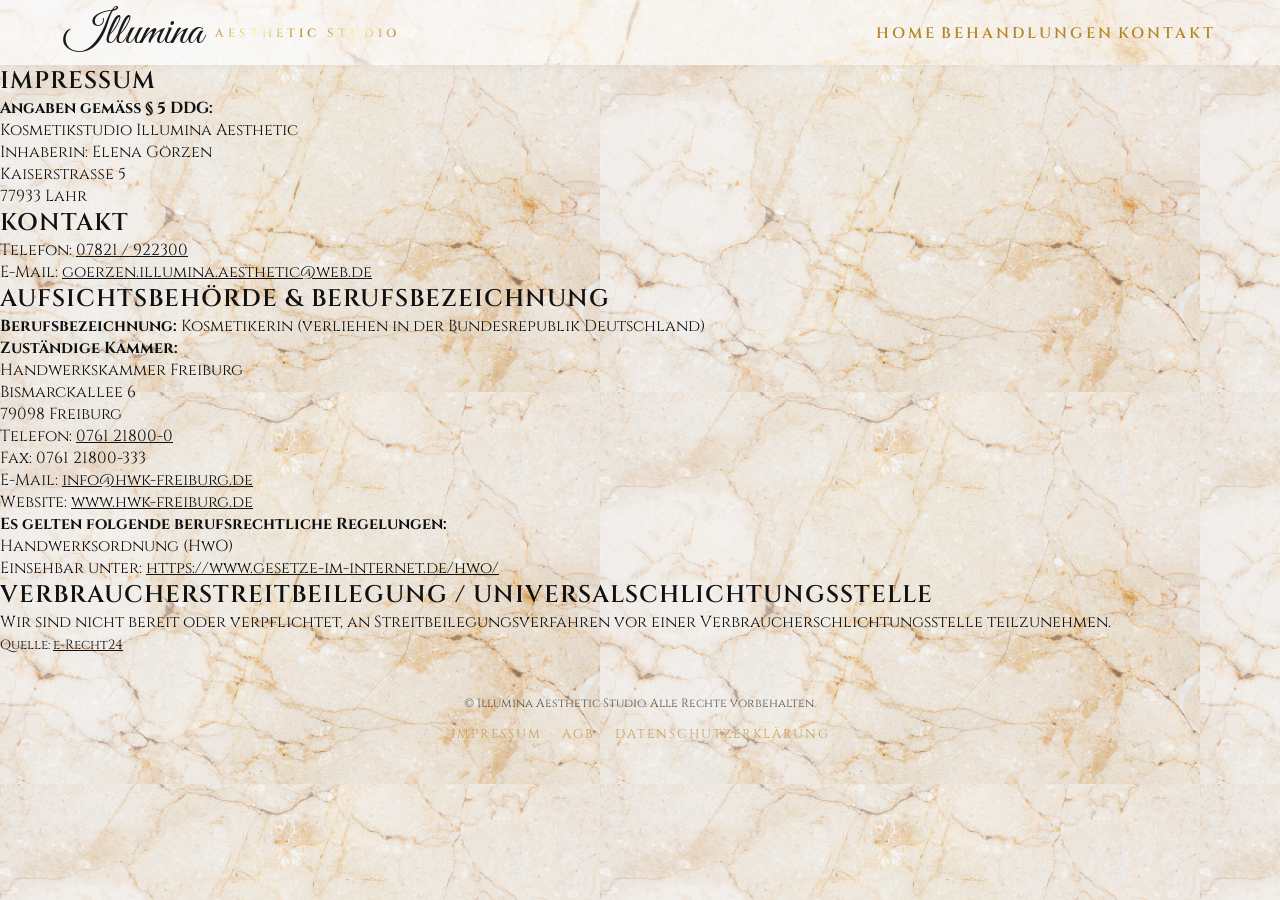
<file: impressum.html>
<!DOCTYPE html>
<html lang="de">
<head>
    <meta charset="UTF-8">
    <meta name="viewport" content="width=device-width, initial-scale=1.0">
    <title>Impressum - Illumina Aesthetic Studio</title>
    <link rel="stylesheet" href="style.css">
    <link href="https://fonts.googleapis.com/css2?family=Cinzel:wght@400;600&family=Great+Vibes&display=swap" rel="stylesheet">
</head>
<body>

    <header class="main-header">
        <div class="logo">
            <a href="index.html">Illumina <span>Aesthetic Studio</span></a>
        </div>
        <nav>
            <a href="index.html">Home</a>
            <a href="index.html#services">Behandlungen</a>
            <a href="index.html#contact">Kontakt</a>
        </nav>
    </header>

    <main>
        <section id="impressum" class="impressum-box">
            <h1>Impressum</h1>

            <p><strong>Angaben gemäß § 5 DDG:</strong></p>
            <p>
                Kosmetikstudio Illumina Aesthetic<br>
                Inhaberin: Elena Görzen<br>
                Kaiserstraße 5<br>
                77933 Lahr
            </p>

            <h2>Kontakt</h2>
            <p>
                Telefon: <a href="tel:07821922300">07821 / 922300</a><br>
                E-Mail: <a href="mailto:goerzen.illumina.aesthetic@web.de">goerzen.illumina.aesthetic@web.de</a>
            </p>

            <h2>Aufsichtsbehörde &amp; Berufsbezeichnung</h2>
            <p>
                <strong>Berufsbezeichnung:</strong> Kosmetikerin (verliehen in der Bundesrepublik Deutschland)<br>
                <strong>Zuständige Kammer:</strong><br>
                Handwerkskammer Freiburg<br>
                Bismarckallee 6<br>
                79098 Freiburg<br>
                Telefon: <a href="tel:0761218000">0761 21800-0</a><br>
                Fax: 0761 21800-333<br>
                E-Mail: <a href="mailto:info@hwk-freiburg.de">info@hwk-freiburg.de</a><br>
                Website: <a href="https://www.hwk-freiburg.de" target="_blank" rel="noopener">www.hwk-freiburg.de</a>
            </p>

            <p>
                <strong>Es gelten folgende berufsrechtliche Regelungen:</strong><br>
                Handwerksordnung (HwO)<br>
                Einsehbar unter: <a href="https://www.gesetze-im-internet.de/hwo/" target="_blank" rel="noopener">https://www.gesetze-im-internet.de/hwo/</a>
            </p>

            <h2>Verbraucherstreitbeilegung / Universalschlichtungsstelle</h2>
            <p>
                Wir sind nicht bereit oder verpflichtet, an Streitbeilegungsverfahren vor einer Verbraucherschlichtungsstelle teilzunehmen.
            </p>

            <p class="quelle"><small>Quelle: <a href="https://www.e-recht24.de" target="_blank" rel="noopener">e-Recht24</a></small></p>
        </section>
    </main>

    <footer class="site-footer">
        <div class="footer-container">
            <p>&copy; Illumina Aesthetic Studio. Alle Rechte vorbehalten.</p>
            <div class="footer-links">
                <a href="impressum.html">Impressum</a>
                <a href="agb.html">AGB</a>
                <a href="datenschutz.html">Datenschutzerklärung</a>
            </div>
        </div>
    </footer>

</body>
</html>
</file>
<file: style.css>
@import url('https://fonts.googleapis.com/css2?family=Playfair+Display:wght@700&family=Montserrat:wght@300;400;600&family=Great+Vibes&family=Cinzel:wght@600&display=swap');

/* Reset & Globale Einstellungen */
* {
    margin: 0;
    padding: 0;
    box-sizing: border-box;
    scroll-behavior: smooth;
}

html, body {
    background-image: url('marmor.jpg') !important;
    background-repeat: repeat !important;
    background-size: 600px auto !important;
    background-attachment: fixed !important;
    background-color: #e5d7c5 !important;
}

body, p, span, input, textarea, button, a {
    font-family: 'Cinzel', serif !important;
    color: #111111;
}

body {
    overflow-x: hidden;
    padding-top: 80px;
}

h1, h2, h3 {
    font-family: 'Cinzel', serif !important;
    font-weight: 600;
    text-transform: uppercase;
    letter-spacing: 1px;
}

/* Header & Logo */
.main-header {
    display: flex;
    justify-content: space-between;
    align-items: center;
    padding: 15px 5%;
    background-color: rgba(255, 255, 255, 0.95) !important; 
    position: fixed;
    top: 0;
    left: 0;
    width: 100%;
    z-index: 9999;
    box-shadow: 0 2px 10px rgba(0,0,0,0.08);
}

.logo a {
    text-decoration: none !important;
    display: inline-flex !important;
    align-items: baseline !important;
    gap: 12px !important;
    font-family: 'Great Vibes', cursive !important;
    font-size: 2.8rem !important;
    color: #1a1a1a !important;
    font-weight: normal !important;
}

.logo span {
    font-family: 'Cinzel', serif !important;
    font-size: 0.75rem !important;
    font-weight: 600 !important;
    letter-spacing: 4px !important;
    text-transform: uppercase !important;
    background: linear-gradient(135deg, #bf953f 0%, #fcf6ba 25%, #b38728 50%, #fbf5b7 75%, #aa771c 100%) !important;
    -webkit-background-clip: text !important;
    -webkit-text-fill-color: transparent !important;
    background-clip: text !important;
}

nav ul {
    display: flex;
    list-style: none;
    gap: 30px;
}

nav a {
    text-decoration: none;
    font-family: 'Cinzel', serif !important;
    color: #c5a059 !important;
    font-size: 0.8rem;
    font-weight: 600;
    text-transform: uppercase;
    letter-spacing: 3px;
    transition: opacity 0.3s;
}

nav a:hover {
    opacity: 0.7;
}

/* Hero Sektion */
.hero {
    height: 90vh;
    background: linear-gradient(rgba(0,0,0,0.5), rgba(0,0,0,0.5)), url('Titelbildaktuell1.png'); 
    background-size: cover;
    background-position: center;
    display: flex;
    flex-direction: column;
    justify-content: center;
    align-items: center;
    text-align: center;
    padding: 0 10%;
}

.hero h1 {
    font-family: 'Great Vibes', cursive !important;
    font-size: 4.5rem;
    font-weight: normal;
    text-transform: none;
    color: #ffffff !important;
    line-height: 1.1;
    margin-bottom: 10px;
}

.hero h1 span {
    font-family: 'Great Vibes', cursive !important;
    font-size: 4.5rem;
    font-weight: normal;
    text-transform: none;
    display: block;
    background: linear-gradient(135deg, #bf953f 0%, #fcf6ba 25%, #b38728 50%, #fbf5b7 75%, #aa771c 100%) !important;
    -webkit-background-clip: text !important;
    -webkit-text-fill-color: transparent !important;
    background-clip: text !important;
    filter: drop-shadow(0px 2px 4px rgba(0, 0, 0, 0.5));
}

.hero p {
    font-family: 'Cinzel', serif !important;
    font-size: 1.1rem;
    color: white !important;
    margin-bottom: 30px;
    letter-spacing: 1.5px;
}

/* Goldene Buttons */
.btn-gold, .btn, .map-overlay-button {
    display: inline-block;
    padding: 12px 32px;
    background: linear-gradient(135deg, #bf953f 0%, #fcf6ba 30%, #b38728 70%, #aa771c 100%) !important;
    color: #111111 !important;
    font-family: 'Cinzel', serif !important;
    font-weight: 600 !important;
    font-size: 0.85rem;
    text-transform: uppercase;
    letter-spacing: 2px;
    border: none !important;
    border-radius: 3px;
    cursor: pointer;
    text-decoration: none;
    box-shadow: 0px 4px 10px rgba(0, 0, 0, 0.15) !important;
    transition: transform 0.2s, background 0.3s;
}

.btn-gold:hover, .btn:hover {
    background: linear-gradient(135deg, #fcf6ba 0%, #bf953f 50%, #aa771c 100%) !important;
    transform: translateY(-2px);
}

/* Services & Karten */
.services {
    scroll-margin-top: 80px;
    padding: 100px 20px 60px;
    background-color: transparent !important;
    text-align: center;
}

.services h2 {
    font-family: 'Great Vibes', cursive !important;
    font-size: 4rem !important;
    font-weight: normal !important;
    text-transform: none !important;
    margin-bottom: 40px;
    color: #111111 !important;
}

.card-container {
    display: flex;
    justify-content: center;
    gap: 35px;
    flex-wrap: wrap; 
    max-width: 1200px;
    margin: 0 auto; 
}

.card {
    background-color: rgba(253, 251, 247, 0.85) !important;
    backdrop-filter: blur(5px);
    width: 320px;
    border-radius: 15px;
    overflow: hidden;
    box-shadow: 10px 10px 0px #c5a059 !important; 
    transition: transform 0.3s ease, box-shadow 0.3s ease;
    margin-bottom: 20px;
}

.card:hover {
    transform: translate(-3px, -3px);
    box-shadow: 13px 13px 0px #c5a059 !important;
}

.card-img {
    width: 100%;
    height: 280px;
    background-size: cover; 
    background-position: center;
}

.card-content {
    padding: 25px 20px;
}

.card-content h3 {
    font-size: 1.1rem;
    margin-bottom: 8px;
    color: #111111 !important;
}

.card-content p {
    font-size: 0.85rem;
    line-height: 1.4;
    margin-bottom: 20px;
    color: #333333 !important;
}

/* Akkordeon */
.services-accordion {
    max-width: 800px;
    margin: 60px auto 0;
    padding: 0 20px;
}

.accordion-title {
    font-family: 'Great Vibes', cursive !important;
    font-size: 3.5rem !important;
    font-weight: normal !important;
    text-transform: none !important;
    margin-bottom: 30px;
    text-align: center;
    color: #111111 !important;
}

.accordion-item {
    border-bottom: 1px solid rgba(197, 160, 89, 0.4);
    margin-bottom: 5px;
}

.accordion-header {
    width: 100%;
    background: none;
    border: none;
    padding: 18px 10px;
    display: flex;
    justify-content: space-between;
    align-items: center;
    font-size: 0.95rem;
    font-weight: 600;
    cursor: pointer;
    color: #111111;
    letter-spacing: 1.5px;
    text-transform: uppercase;
    transition: color 0.3s ease;
}

.accordion-header:hover, .accordion-item.active .accordion-header {
    color: #c5a059 !important;
}

.accordion-header i {
    font-size: 0.8rem;
    transition: transform 0.3s ease;
}

.accordion-item.active .accordion-header i {
    transform: rotate(180deg);
}

.accordion-content {
    max-height: 0;
    overflow: hidden;
    transition: max-height 0.4s ease, padding 0.4s ease;
    background-color: rgba(255, 255, 255, 0.4);
}

.accordion-item.active .accordion-content {
    max-height: 200px;
}

.accordion-content p {
    padding: 15px 10px;
    font-size: 0.85rem;
    line-height: 1.6;
}

/* Über uns */
.about-section {
    padding: 80px 10%;
    background-color: transparent !important;
}

.about-container {
    display: flex;
    align-items: center;
    justify-content: center;
    gap: 60px;
    max-width: 1200px;
    margin: 0 auto;
}

.about-text {
    flex: 1;
}

.about-text .subtitle {
    font-size: 0.8rem;
    letter-spacing: 3px;
    text-transform: uppercase;
    color: #666;
    display: block;
    margin-bottom: 10px;
}

.about-section h2 {
    font-family: 'Great Vibes', cursive !important;
    font-size: 3.8rem !important;
    font-weight: normal !important;
    text-transform: none !important;
    margin-bottom: 20px;
    color: #111111 !important;
}

.about-text p {
    font-size: 0.88rem;
    line-height: 1.7;
    margin-bottom: 15px;
}

.about-text .signature {
    font-family: 'Great Vibes', cursive !important;
    font-size: 2.2rem;
    color: #c5a059 !important;
    margin-top: 20px;
}

.about-mood-image {
    flex: 1;
}

.about-mood-image img {
    width: 100%;
    border-radius: 15px;
    box-shadow: 12px 12px 0px #c5a059 !important;
}

/* Features */
.features-divider {
    display: flex;
    justify-content: space-around;
    align-items: center;
    padding: 60px 10%;
    background-color: transparent !important;
    text-align: center;
    gap: 30px;
}

.feature { flex: 1; }
.feature .icon { display: block; font-size: 1.8rem; color: #c5a059 !important; margin-bottom: 10px; }
.feature h3 { font-size: 0.95rem; margin-bottom: 8px; letter-spacing: 2px; }
.feature p { font-size: 0.85rem; color: #444; }

/* Stats */
.stats-section { padding: 60px 10%; background-color: transparent !important; }
.stats-container { display: flex; align-items: center; gap: 60px; max-width: 1200px; margin: 0 auto; }
.stats-grid { flex: 1; display: grid; grid-template-columns: 1fr; gap: 30px; }
.stat-box .number { display: block; font-size: 3.2rem; font-family: 'Great Vibes', cursive !important; color: #c5a059 !important; line-height: 1; margin-bottom: 5px; }
.stat-box p { font-size: 0.85rem; letter-spacing: 2px; text-transform: uppercase; }
.stats-image { flex: 1.2; position: relative; }

/* Container zentrieren */
.stats-section {
    padding: 60px 20px !important;
    display: flex !important;
    justify-content: center !important;
    background-color: transparent !important;
}

.stats-container {
    display: flex !important;
    justify-content: center !important;
    width: 100% !important;
    max-width: 1200px !important;
    margin: 0 auto !important;
}

/* Video sauber im 9:16 Format zentrieren */
.stats-video {
    width: 100% !important;
    max-width: 800px !important; /* Begrenzt die Breite auf ein elegantes Maß */
    height: auto !important;
    aspect-ratio: 24 / 16 !important; /* Erzwingt Smartphone-Format ohne Verzerrung */
    object-fit: cover !important;
    border-radius: 15px !important;
    display: block !important;
    margin: 0 auto !important;
    box-shadow: 12px 12px 0px #c5a059 !important;
    .stats-section {
    padding-top: 60px !important;
    padding-bottom: 100px !important; /* Vergrößert den Abstand nach unten */
    display: flex !important;
    justify-content: center !important;
    background-color: transparent !important;
}
}


/* Kontakt */
.contact-section { background-color: #111111; color: #ffffff; padding: 80px 20px; }
.contact-container { max-width: 1100px; margin: 0 auto; display: flex; justify-content: space-between; gap: 50px; flex-wrap: wrap; }
.contact-form { display: flex; flex-direction: column; gap: 15px; max-width: 450px; flex: 1; }
.contact-form h2 { color: #ffffff !important; margin-bottom: 10px; }
.contact-form input, .contact-form textarea { width: 100%; padding: 12px; background-color: #222; border: 1px solid #444; color: white !important; border-radius: 4px; font-size: 0.85rem; }
.contact-form input:focus, .contact-form textarea:focus { border-color: #c5a059 !important; outline: none; }
.privacy-check { font-size: 0.75rem; color: #bbb !important; display: flex; align-items: flex-start; gap: 10px; margin-top: 5px; cursor: pointer; }
.privacy-check input { width: auto !important; margin-top: 2px; }

.contact-info { flex: 1; min-width: 300px; line-height: 1.8; padding-top: 20px; }
.contact-info h3 { color: #c5a059 !important; margin-bottom: 20px; }
.contact-info p { color: #eeeeee !important; font-size: 0.85rem; }
.contact-info strong { color: #ffffff !important; }
.social-links { margin-top: 25px; display: flex; gap: 20px; }
.social-links a { color: white !important; font-size: 1.3rem; transition: color 0.3s; }
.social-links a:hover { color: #c5a059 !important; }

/* Karte */
.map-section-full { width: 100%; margin-top: 60px; overflow: hidden; }
.map-container-full { position: relative; width: 100%; height: 450px; }
.map-container-full iframe { width: 100%; height: 100%; display: block; filter: grayscale(15%) contrast(105%); }
.map-overlay-button { position: absolute; bottom: 30px; left: 50%; transform: translateX(-50%); pointer-events: none; white-space: nowrap; }

/* Modals */
.modal-overlay { position: fixed; top: 0; left: 0; width: 100%; height: 100%; background: rgba(0, 0, 0, 0.75); z-index: 9999; display: none; justify-content: center; align-items: center; opacity: 0; visibility: hidden; transition: opacity 0.3s ease; }
.modal-box { background: #fdfbf7; padding: 40px 30px; border-radius: 12px; max-width: 450px; width: 90%; position: relative; text-align: center; border: 1px solid #c5a059; }
.modal-box h3 { font-size: 1.2rem; margin-bottom: 15px; color: #111; }
.modal-box p { font-size: 0.9rem; color: #444; }
.modal-close { position: absolute; top: 12px; right: 18px; font-size: 24px; color: #333; cursor: pointer; }

/* Footer */
.site-footer { padding: 40px 20px; text-align: center; background-color: transparent; }
.footer-container { max-width: 1200px; margin: 0 auto; display: flex; flex-direction: column; align-items: center; gap: 15px; }
.footer-container p { font-size: 0.75rem; color: #555; }
.footer-links { display: flex; gap: 20px; }
.footer-links a { font-size: 0.8rem !important; color: #c5a059 !important; text-decoration: none !important; letter-spacing: 2px; text-transform: uppercase; transition: color 0.3s; }
.footer-links a:hover { color: #111111 !important; }

/* Responsive Ansicht */
@media (max-width: 768px) {
    .main-header { flex-direction: column; padding: 12px; }
    .logo { margin-bottom: 10px; }
    nav ul { gap: 15px; }
    nav a { font-size: 0.75rem; letter-spacing: 2px; }
    .hero h1, .hero h1 span { font-size: 3.2rem; }
    .services h2, .accordion-title, .about-section h2 { font-size: 3rem !important; }
    .about-container, .stats-container, .features-divider { flex-direction: column; gap: 40px; text-align: center; }
    .about-text { text-align: center; }
    .card { width: 100%; max-width: 340px; }
}



/* Erwirkt garantiert mehr Abstand unter dem Video */
.stats-section {
    margin-bottom: 80px !important;
    padding-bottom: 60px !important;
}

.stats-video {
    margin-bottom: 40px !important; /* Abstand unter dem Video inklusive Schatten */
}



/* Aktiviert die Klick-Funktion für den goldenen Maps-Button */
.map-overlay-button {
    position: absolute !important;
    bottom: 30px !important;
    left: 50% !important;
    transform: translateX(-50%) !important;
    pointer-events: auto !important; /* Aktiviert den Klick */
    cursor: pointer !important;
    z-index: 100 !important;
    text-decoration: none !important;
}



/* Fix für automatische Telefon-Links auf iPhones/Safari */
.contact-info p, 
.contact-info a[href^="tel"] {
    color: #ffffff !important;
    text-decoration: none !important;
}


/* Erzwingt linksbündige Ausrichtung für alle Accordion-Titel */
.accordion-header {
    text-align: left !important;
    justify-content: space-between !important;
    display: flex !important;
    align-items: center !important;
    width: 100% !important;
}





/* Stellt sicher, dass die Karte mobil sichtbar bleibt */
.map-container-full {
    position: relative !important;
    width: 100% !important;
    min-height: 400px !important;
    display: block !important;
}

.map-container-full iframe {
    width: 100% !important;
    min-height: 400px !important;
}



.map-section-full,
.map-container-full {
    width: 100% !important;
    min-height: 450px !important;
    position: relative !important;
    display: block !important;
}

.map-container-full iframe {
    width: 100% !important;
    height: 450px !important;
    border: 0 !important;
    display: block !important;
}




/* --- HEADER FINAL (Marmor + großes Logo) --- */
body {
    padding-top: 250px !important; /* gleich hoch wie der Header */
}

.main-header {
    height: 250px !important;
    padding: 0 5% !important;
    display: flex !important;
    align-items: center !important;
    justify-content: space-between !important;
    background-color: #f4f3f0 !important;
    /* Marmor-Textur mit leichtem Weiß-Schleier darüber */
    background-image:
        linear-gradient(rgba(255,255,255,0.55), rgba(255,255,255,0.55)),
        url('marmor.jpg') !important;
    background-size: cover, cover !important;
    background-position: center !important;
    background-repeat: no-repeat !important;
    box-shadow: 0 4px 12px rgba(0,0,0,0.25) !important;
}

.logo,
.logo a {
    display: flex !important;
    align-items: center !important;
    background: transparent !important;
}

.logo img {
    height: 200px !important;
    max-height: 200px !important;
    width: auto !important;
    display: block !important;
    mix-blend-mode: multiply !important; /* weißer Logo-Hintergrund verschwindet */
}

nav ul {
    gap: 35px !important;
}

nav a {
    color: #b38728 !important;
    font-size: 0.95rem !important;
    letter-spacing: 3px !important;
}

/* --- Perfekte Smartphone-Ansicht für den Header --- */
/* --- Optimierte mobile Ansicht: Größeres Logo & sauberes Menü --- */
@media (max-width: 768px) {
    .main-header {
        flex-direction: column !important;
        align-items: center !important;
        padding: 15px 10px 10px 10px !important;
        height: auto !important;
    }

    .logo img, 
    img.header-logo-full, 
    .header-logo-icon {
        height: 90px !important;              /* Macht das Logo wieder schön groß */
        max-height: 90px !important;
        width: auto !important;
        margin: 0 auto 12px auto !important;
        display: block !important;
    }

    nav ul {
        display: flex !important;
        flex-wrap: wrap !important;
        justify-content: center !important;
        gap: 8px 12px !important;             /* Gleichmäßige Abstände zwischen den Menüpunkten */
        padding: 0 !important;
        margin: 0 !important;
    }

    nav a {
        font-size: 0.75rem !important;        /* Gut lesbare Schriftgröße */
        letter-spacing: 1px !important;
        font-weight: 600 !important;
    }
}

/* --- Kontakt-Info & Öffnungszeiten Fix --- */
.contact-info p {
    margin-bottom: 8px !important;
    text-align: left !important;
}

.hours-block {
    margin-top: 20px !important;
}

.hours-title {
    margin-bottom: 10px !important;
}

.hours-row {
    display: flex !important;
    justify-content: flex-start !important;
    gap: 15px !important;
    margin-bottom: 5px !important;
}

.hours-row .day {
    display: inline-block !important;
    width: 70px !important; /* Sorgt dafür, dass alle Uhrzeiten exakt untereinander stehen */
    font-weight: 600 !important;
    color: #ffffff !important;
}

.hours-row .time {
    color: #eeeeee !important;
}



/* --- Ultimativ schlanker Header & großes Logo --- */
.main-header {
    background-color: #f4f3f0 !important; /* Passt sich dem gekürzten Logobild an */
    padding: 4px 5% !important;           /* Extrem schlanker Innenabstand */
    height: 65px !important;              /* Deutlich verringerte Höhe */
    display: flex !important;
    align-items: center !important;
    justify-content: space-between !important;
    box-shadow: 0 2px 8px rgba(0,0,0,0.04) !important;
}

.logo img, 
img.header-logo-full, 
.header-logo-icon {
    height: 55px !important;              /* Optimal an 65px Header angepasst, da das Bild weniger Rand hat */
    max-height: 55px !important;
    width: auto !important;
    display: block !important;
    mix-blend-mode: multiply !important;   /* Entfernt den restlichen Kasten */
    object-fit: contain !important;
}

/* Stellt sicher, dass das Inhalts-Padding für den flachen Header passt */
body {
    padding-top: 65px !important;
}
</file>
